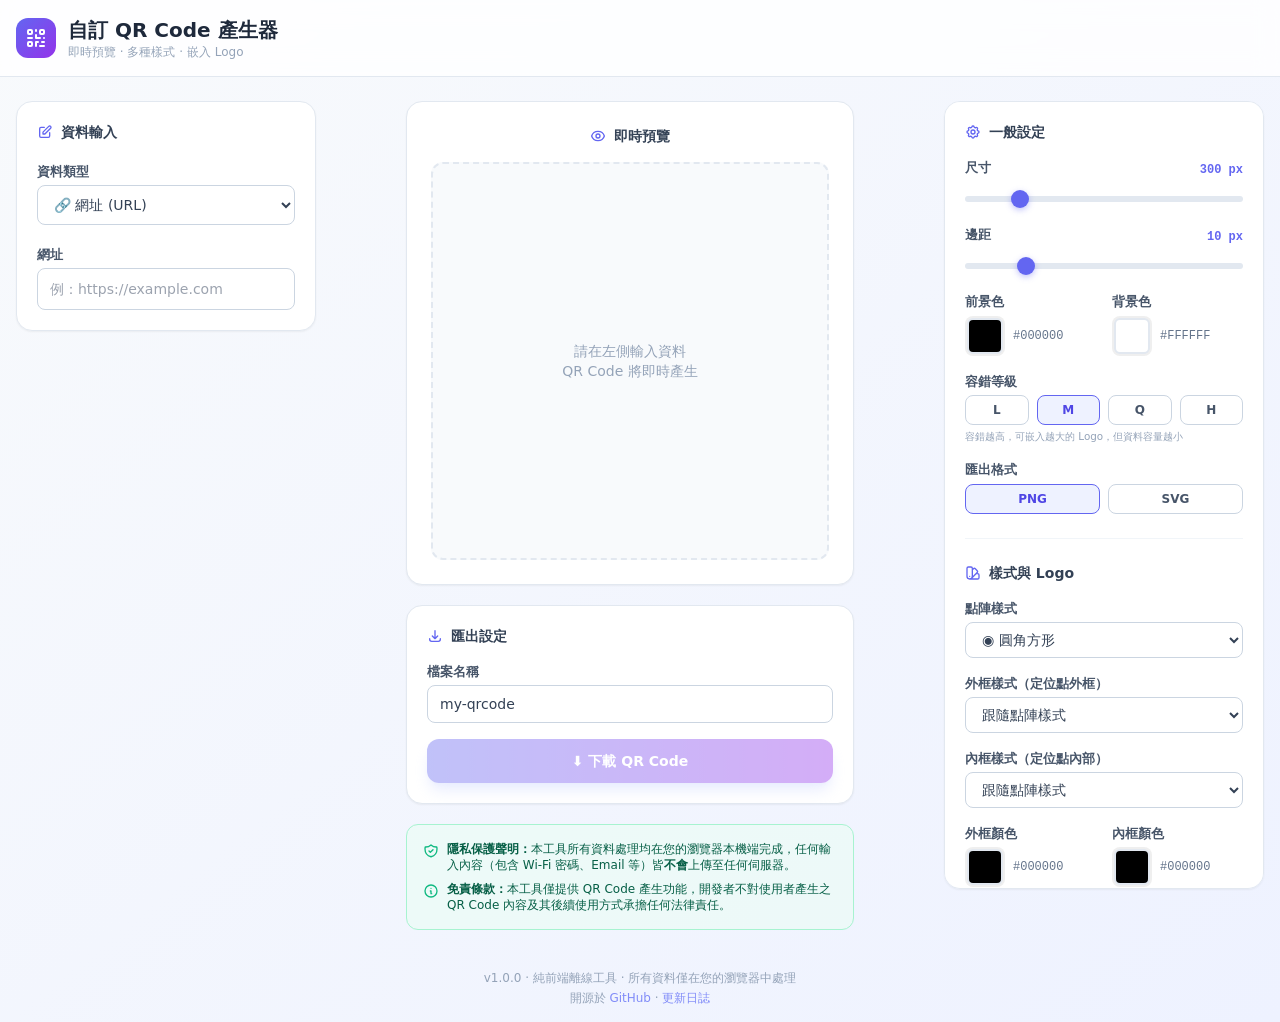
<file: index.html>
<!DOCTYPE html>
<html lang="zh-Hant">
<head>
  <meta charset="UTF-8" />
  <meta name="viewport" content="width=device-width, initial-scale=1.0" />
  <title>自訂 QR Code 產生器 — 免費線上工具</title>

  <!-- ═══ [1] SEO & Social Sharing ═══ -->
  <meta name="description" content="免費線上 QR Code 產生器：支援網址、純文字、Wi-Fi、Email。可自訂樣式、嵌入 Logo、匯出 PNG/SVG。所有資料僅在瀏覽器本機處理，無需上傳。" />
  <meta name="keywords" content="QR Code,產生器,免費,線上工具,Wi-Fi QR,Logo QR,SVG,PNG" />
  <meta name="author" content="QR Code Generator" />
  <link rel="canonical" href="https://tonystingray.github.io/TS-qrcode-tool/" />

  <!-- Open Graph -->
  <meta property="og:type" content="website" />
  <meta property="og:title" content="自訂 QR Code 產生器" />
  <meta property="og:description" content="免費線上 QR Code 工具：自訂樣式、嵌入 Logo、支援 Wi-Fi / Email。資料不離開瀏覽器。" />
  <meta property="og:url" content="https://tonystingray.github.io/TS-qrcode-tool/" />
  <meta property="og:image" content="https://tonystingray.github.io/TS-qrcode-tool/assets/images/og-preview.png" />
  <meta property="og:locale" content="zh_TW" />

  <!-- Twitter Card -->
  <meta name="twitter:card" content="summary_large_image" />
  <meta name="twitter:title" content="自訂 QR Code 產生器" />
  <meta name="twitter:description" content="免費線上 QR Code 工具：自訂樣式、嵌入 Logo、支援 Wi-Fi / Email。" />
  <meta name="twitter:image" content="https://tonystingray.github.io/TS-qrcode-tool/assets/images/og-preview.png" />

  <!-- Favicon (inline SVG) -->
  <link rel="icon" href="data:image/svg+xml,<svg xmlns='http://www.w3.org/2000/svg' viewBox='0 0 32 32'><rect x='2' y='2' width='12' height='12' rx='2' fill='%236366f1'/><rect x='18' y='2' width='12' height='12' rx='2' fill='%236366f1'/><rect x='2' y='18' width='12' height='12' rx='2' fill='%236366f1'/><rect x='20' y='20' width='8' height='8' rx='1' fill='%238b5cf6'/></svg>" type="image/svg+xml" />

  <!-- [3] PWA -->
  <link rel="manifest" href="manifest.json" />
  <meta name="theme-color" content="#6366f1" />
  <meta name="apple-mobile-web-app-capable" content="yes" />
  <meta name="apple-mobile-web-app-status-bar-style" content="black-translucent" />
  <meta name="apple-mobile-web-app-title" content="QR 產生器" />

  <!-- ═══ Content Security Policy ═══ -->
  <meta http-equiv="Content-Security-Policy"
        content="default-src 'none';
                 script-src 'self' 'unsafe-inline';
                 style-src 'self' 'unsafe-inline';
                 img-src 'self' data: blob:;
                 font-src 'self';
                 connect-src 'self';
                 manifest-src 'self';
                 form-action 'none';
                 base-uri 'self';" />

  <!-- ═══ Additional Security Headers ═══ -->
  <meta http-equiv="X-Content-Type-Options" content="nosniff" />
  <meta name="referrer" content="no-referrer" />

  <!-- ═══ [4] Performance: Preload critical resources ═══ -->
  <link rel="preload" href="assets/css/style.css" as="style" />

  <!-- ═══ Production CSS (compiled Tailwind) ═══ -->
  <link rel="stylesheet" href="assets/css/style.css" />

  <!-- ═══ Local JS (no external CDN) ═══ -->
  <script>/* qr-code-styling v1.6.0-rc.1 (inlined) */

!function(t,e){"object"==typeof exports&&"object"==typeof module?module.exports=e():"function"==typeof define&&define.amd?define([],e):"object"==typeof exports?exports.QRCodeStyling=e():t.QRCodeStyling=e()}(self,(function(){return(()=>{var t={192:(t,e)=>{var r,n,o=function(){var t=function(t,e){var r=t,n=a[e],o=null,i=0,u=null,v=[],w={},m=function(t,e){o=function(t){for(var e=new Array(t),r=0;r<t;r+=1){e[r]=new Array(t);for(var n=0;n<t;n+=1)e[r][n]=null}return e}(i=4*r+17),b(0,0),b(i-7,0),b(0,i-7),x(),_(),M(t,e),r>=7&&S(t),null==u&&(u=A(r,n,v)),C(u,e)},b=function(t,e){for(var r=-1;r<=7;r+=1)if(!(t+r<=-1||i<=t+r))for(var n=-1;n<=7;n+=1)e+n<=-1||i<=e+n||(o[t+r][e+n]=0<=r&&r<=6&&(0==n||6==n)||0<=n&&n<=6&&(0==r||6==r)||2<=r&&r<=4&&2<=n&&n<=4)},_=function(){for(var t=8;t<i-8;t+=1)null==o[t][6]&&(o[t][6]=t%2==0);for(var e=8;e<i-8;e+=1)null==o[6][e]&&(o[6][e]=e%2==0)},x=function(){for(var t=s.getPatternPosition(r),e=0;e<t.length;e+=1)for(var n=0;n<t.length;n+=1){var i=t[e],a=t[n];if(null==o[i][a])for(var u=-2;u<=2;u+=1)for(var h=-2;h<=2;h+=1)o[i+u][a+h]=-2==u||2==u||-2==h||2==h||0==u&&0==h}},S=function(t){for(var e=s.getBCHTypeNumber(r),n=0;n<18;n+=1){var a=!t&&1==(e>>n&1);o[Math.floor(n/3)][n%3+i-8-3]=a}for(n=0;n<18;n+=1)a=!t&&1==(e>>n&1),o[n%3+i-8-3][Math.floor(n/3)]=a},M=function(t,e){for(var r=n<<3|e,a=s.getBCHTypeInfo(r),u=0;u<15;u+=1){var h=!t&&1==(a>>u&1);u<6?o[u][8]=h:u<8?o[u+1][8]=h:o[i-15+u][8]=h}for(u=0;u<15;u+=1)h=!t&&1==(a>>u&1),u<8?o[8][i-u-1]=h:u<9?o[8][15-u-1+1]=h:o[8][15-u-1]=h;o[i-8][8]=!t},C=function(t,e){for(var r=-1,n=i-1,a=7,u=0,h=s.getMaskFunction(e),c=i-1;c>0;c-=2)for(6==c&&(c-=1);;){for(var l=0;l<2;l+=1)if(null==o[n][c-l]){var d=!1;u<t.length&&(d=1==(t[u]>>>a&1)),h(n,c-l)&&(d=!d),o[n][c-l]=d,-1==(a-=1)&&(u+=1,a=7)}if((n+=r)<0||i<=n){n-=r,r=-r;break}}},A=function(t,e,r){for(var n=c.getRSBlocks(t,e),o=l(),i=0;i<r.length;i+=1){var a=r[i];o.put(a.getMode(),4),o.put(a.getLength(),s.getLengthInBits(a.getMode(),t)),a.write(o)}var u=0;for(i=0;i<n.length;i+=1)u+=n[i].dataCount;if(o.getLengthInBits()>8*u)throw"code length overflow. ("+o.getLengthInBits()+">"+8*u+")";for(o.getLengthInBits()+4<=8*u&&o.put(0,4);o.getLengthInBits()%8!=0;)o.putBit(!1);for(;!(o.getLengthInBits()>=8*u||(o.put(236,8),o.getLengthInBits()>=8*u));)o.put(17,8);return function(t,e){for(var r=0,n=0,o=0,i=new Array(e.length),a=new Array(e.length),u=0;u<e.length;u+=1){var c=e[u].dataCount,l=e[u].totalCount-c;n=Math.max(n,c),o=Math.max(o,l),i[u]=new Array(c);for(var d=0;d<i[u].length;d+=1)i[u][d]=255&t.getBuffer()[d+r];r+=c;var f=s.getErrorCorrectPolynomial(l),g=h(i[u],f.getLength()-1).mod(f);for(a[u]=new Array(f.getLength()-1),d=0;d<a[u].length;d+=1){var p=d+g.getLength()-a[u].length;a[u][d]=p>=0?g.getAt(p):0}}var v=0;for(d=0;d<e.length;d+=1)v+=e[d].totalCount;var w=new Array(v),y=0;for(d=0;d<n;d+=1)for(u=0;u<e.length;u+=1)d<i[u].length&&(w[y]=i[u][d],y+=1);for(d=0;d<o;d+=1)for(u=0;u<e.length;u+=1)d<a[u].length&&(w[y]=a[u][d],y+=1);return w}(o,n)};w.addData=function(t,e){var r=null;switch(e=e||"Byte"){case"Numeric":r=d(t);break;case"Alphanumeric":r=f(t);break;case"Byte":r=g(t);break;case"Kanji":r=p(t);break;default:throw"mode:"+e}v.push(r),u=null},w.isDark=function(t,e){if(t<0||i<=t||e<0||i<=e)throw t+","+e;return o[t][e]},w.getModuleCount=function(){return i},w.make=function(){if(r<1){for(var t=1;t<40;t++){for(var e=c.getRSBlocks(t,n),o=l(),i=0;i<v.length;i++){var a=v[i];o.put(a.getMode(),4),o.put(a.getLength(),s.getLengthInBits(a.getMode(),t)),a.write(o)}var u=0;for(i=0;i<e.length;i++)u+=e[i].dataCount;if(o.getLengthInBits()<=8*u)break}r=t}m(!1,function(){for(var t=0,e=0,r=0;r<8;r+=1){m(!0,r);var n=s.getLostPoint(w);(0==r||t>n)&&(t=n,e=r)}return e}())},w.createTableTag=function(t,e){t=t||2;var r="";r+='<table style="',r+=" border-width: 0px; border-style: none;",r+=" border-collapse: collapse;",r+=" padding: 0px; margin: "+(e=void 0===e?4*t:e)+"px;",r+='">',r+="<tbody>";for(var n=0;n<w.getModuleCount();n+=1){r+="<tr>";for(var o=0;o<w.getModuleCount();o+=1)r+='<td style="',r+=" border-width: 0px; border-style: none;",r+=" border-collapse: collapse;",r+=" padding: 0px; margin: 0px;",r+=" width: "+t+"px;",r+=" height: "+t+"px;",r+=" background-color: ",r+=w.isDark(n,o)?"#000000":"#ffffff",r+=";",r+='"/>';r+="</tr>"}return(r+="</tbody>")+"</table>"},w.createSvgTag=function(t,e,r,n){var o={};"object"==typeof arguments[0]&&(t=(o=arguments[0]).cellSize,e=o.margin,r=o.alt,n=o.title),t=t||2,e=void 0===e?4*t:e,(r="string"==typeof r?{text:r}:r||{}).text=r.text||null,r.id=r.text?r.id||"qrcode-description":null,(n="string"==typeof n?{text:n}:n||{}).text=n.text||null,n.id=n.text?n.id||"qrcode-title":null;var i,a,s,u,h=w.getModuleCount()*t+2*e,c="";for(u="l"+t+",0 0,"+t+" -"+t+",0 0,-"+t+"z ",c+='<svg version="1.1" xmlns="http://www.w3.org/2000/svg"',c+=o.scalable?"":' width="'+h+'px" height="'+h+'px"',c+=' viewBox="0 0 '+h+" "+h+'" ',c+=' preserveAspectRatio="xMinYMin meet"',c+=n.text||r.text?' role="img" aria-labelledby="'+k([n.id,r.id].join(" ").trim())+'"':"",c+=">",c+=n.text?'<title id="'+k(n.id)+'">'+k(n.text)+"</title>":"",c+=r.text?'<description id="'+k(r.id)+'">'+k(r.text)+"</description>":"",c+='<rect width="100%" height="100%" fill="white" cx="0" cy="0"/>',c+='<path d="',a=0;a<w.getModuleCount();a+=1)for(s=a*t+e,i=0;i<w.getModuleCount();i+=1)w.isDark(a,i)&&(c+="M"+(i*t+e)+","+s+u);return(c+='" stroke="transparent" fill="black"/>')+"</svg>"},w.createDataURL=function(t,e){t=t||2,e=void 0===e?4*t:e;var r=w.getModuleCount()*t+2*e,n=e,o=r-e;return y(r,r,(function(e,r){if(n<=e&&e<o&&n<=r&&r<o){var i=Math.floor((e-n)/t),a=Math.floor((r-n)/t);return w.isDark(a,i)?0:1}return 1}))},w.createImgTag=function(t,e,r){t=t||2,e=void 0===e?4*t:e;var n=w.getModuleCount()*t+2*e,o="";return o+="<img",o+=' src="',o+=w.createDataURL(t,e),o+='"',o+=' width="',o+=n,o+='"',o+=' height="',o+=n,o+='"',r&&(o+=' alt="',o+=k(r),o+='"'),o+"/>"};var k=function(t){for(var e="",r=0;r<t.length;r+=1){var n=t.charAt(r);switch(n){case"<":e+="&lt;";break;case">":e+="&gt;";break;case"&":e+="&amp;";break;case'"':e+="&quot;";break;default:e+=n}}return e};return w.createASCII=function(t,e){if((t=t||1)<2)return function(t){t=void 0===t?2:t;var e,r,n,o,i,a=1*w.getModuleCount()+2*t,s=t,u=a-t,h={"██":"█","█ ":"▀"," █":"▄","  ":" "},c={"██":"▀","█ ":"▀"," █":" ","  ":" "},l="";for(e=0;e<a;e+=2){for(n=Math.floor((e-s)/1),o=Math.floor((e+1-s)/1),r=0;r<a;r+=1)i="█",s<=r&&r<u&&s<=e&&e<u&&w.isDark(n,Math.floor((r-s)/1))&&(i=" "),s<=r&&r<u&&s<=e+1&&e+1<u&&w.isDark(o,Math.floor((r-s)/1))?i+=" ":i+="█",l+=t<1&&e+1>=u?c[i]:h[i];l+="\n"}return a%2&&t>0?l.substring(0,l.length-a-1)+Array(a+1).join("▀"):l.substring(0,l.length-1)}(e);t-=1,e=void 0===e?2*t:e;var r,n,o,i,a=w.getModuleCount()*t+2*e,s=e,u=a-e,h=Array(t+1).join("██"),c=Array(t+1).join("  "),l="",d="";for(r=0;r<a;r+=1){for(o=Math.floor((r-s)/t),d="",n=0;n<a;n+=1)i=1,s<=n&&n<u&&s<=r&&r<u&&w.isDark(o,Math.floor((n-s)/t))&&(i=0),d+=i?h:c;for(o=0;o<t;o+=1)l+=d+"\n"}return l.substring(0,l.length-1)},w.renderTo2dContext=function(t,e){e=e||2;for(var r=w.getModuleCount(),n=0;n<r;n++)for(var o=0;o<r;o++)t.fillStyle=w.isDark(n,o)?"black":"white",t.fillRect(n*e,o*e,e,e)},w};t.stringToBytes=(t.stringToBytesFuncs={default:function(t){for(var e=[],r=0;r<t.length;r+=1){var n=t.charCodeAt(r);e.push(255&n)}return e}}).default,t.createStringToBytes=function(t,e){var r=function(){for(var r=w(t),n=function(){var t=r.read();if(-1==t)throw"eof";return t},o=0,i={};;){var a=r.read();if(-1==a)break;var s=n(),u=n()<<8|n();i[String.fromCharCode(a<<8|s)]=u,o+=1}if(o!=e)throw o+" != "+e;return i}(),n="?".charCodeAt(0);return function(t){for(var e=[],o=0;o<t.length;o+=1){var i=t.charCodeAt(o);if(i<128)e.push(i);else{var a=r[t.charAt(o)];"number"==typeof a?(255&a)==a?e.push(a):(e.push(a>>>8),e.push(255&a)):e.push(n)}}return e}};var e,r,n,o,i,a={L:1,M:0,Q:3,H:2},s=(e=[[],[6,18],[6,22],[6,26],[6,30],[6,34],[6,22,38],[6,24,42],[6,26,46],[6,28,50],[6,30,54],[6,32,58],[6,34,62],[6,26,46,66],[6,26,48,70],[6,26,50,74],[6,30,54,78],[6,30,56,82],[6,30,58,86],[6,34,62,90],[6,28,50,72,94],[6,26,50,74,98],[6,30,54,78,102],[6,28,54,80,106],[6,32,58,84,110],[6,30,58,86,114],[6,34,62,90,118],[6,26,50,74,98,122],[6,30,54,78,102,126],[6,26,52,78,104,130],[6,30,56,82,108,134],[6,34,60,86,112,138],[6,30,58,86,114,142],[6,34,62,90,118,146],[6,30,54,78,102,126,150],[6,24,50,76,102,128,154],[6,28,54,80,106,132,158],[6,32,58,84,110,136,162],[6,26,54,82,110,138,166],[6,30,58,86,114,142,170]],r=1335,n=7973,i=function(t){for(var e=0;0!=t;)e+=1,t>>>=1;return e},(o={}).getBCHTypeInfo=function(t){for(var e=t<<10;i(e)-i(r)>=0;)e^=r<<i(e)-i(r);return 21522^(t<<10|e)},o.getBCHTypeNumber=function(t){for(var e=t<<12;i(e)-i(n)>=0;)e^=n<<i(e)-i(n);return t<<12|e},o.getPatternPosition=function(t){return e[t-1]},o.getMaskFunction=function(t){switch(t){case 0:return function(t,e){return(t+e)%2==0};case 1:return function(t,e){return t%2==0};case 2:return function(t,e){return e%3==0};case 3:return function(t,e){return(t+e)%3==0};case 4:return function(t,e){return(Math.floor(t/2)+Math.floor(e/3))%2==0};case 5:return function(t,e){return t*e%2+t*e%3==0};case 6:return function(t,e){return(t*e%2+t*e%3)%2==0};case 7:return function(t,e){return(t*e%3+(t+e)%2)%2==0};default:throw"bad maskPattern:"+t}},o.getErrorCorrectPolynomial=function(t){for(var e=h([1],0),r=0;r<t;r+=1)e=e.multiply(h([1,u.gexp(r)],0));return e},o.getLengthInBits=function(t,e){if(1<=e&&e<10)switch(t){case 1:return 10;case 2:return 9;case 4:case 8:return 8;default:throw"mode:"+t}else if(e<27)switch(t){case 1:return 12;case 2:return 11;case 4:return 16;case 8:return 10;default:throw"mode:"+t}else{if(!(e<41))throw"type:"+e;switch(t){case 1:return 14;case 2:return 13;case 4:return 16;case 8:return 12;default:throw"mode:"+t}}},o.getLostPoint=function(t){for(var e=t.getModuleCount(),r=0,n=0;n<e;n+=1)for(var o=0;o<e;o+=1){for(var i=0,a=t.isDark(n,o),s=-1;s<=1;s+=1)if(!(n+s<0||e<=n+s))for(var u=-1;u<=1;u+=1)o+u<0||e<=o+u||0==s&&0==u||a==t.isDark(n+s,o+u)&&(i+=1);i>5&&(r+=3+i-5)}for(n=0;n<e-1;n+=1)for(o=0;o<e-1;o+=1){var h=0;t.isDark(n,o)&&(h+=1),t.isDark(n+1,o)&&(h+=1),t.isDark(n,o+1)&&(h+=1),t.isDark(n+1,o+1)&&(h+=1),0!=h&&4!=h||(r+=3)}for(n=0;n<e;n+=1)for(o=0;o<e-6;o+=1)t.isDark(n,o)&&!t.isDark(n,o+1)&&t.isDark(n,o+2)&&t.isDark(n,o+3)&&t.isDark(n,o+4)&&!t.isDark(n,o+5)&&t.isDark(n,o+6)&&(r+=40);for(o=0;o<e;o+=1)for(n=0;n<e-6;n+=1)t.isDark(n,o)&&!t.isDark(n+1,o)&&t.isDark(n+2,o)&&t.isDark(n+3,o)&&t.isDark(n+4,o)&&!t.isDark(n+5,o)&&t.isDark(n+6,o)&&(r+=40);var c=0;for(o=0;o<e;o+=1)for(n=0;n<e;n+=1)t.isDark(n,o)&&(c+=1);return r+Math.abs(100*c/e/e-50)/5*10},o),u=function(){for(var t=new Array(256),e=new Array(256),r=0;r<8;r+=1)t[r]=1<<r;for(r=8;r<256;r+=1)t[r]=t[r-4]^t[r-5]^t[r-6]^t[r-8];for(r=0;r<255;r+=1)e[t[r]]=r;return{glog:function(t){if(t<1)throw"glog("+t+")";return e[t]},gexp:function(e){for(;e<0;)e+=255;for(;e>=256;)e-=255;return t[e]}}}();function h(t,e){if(void 0===t.length)throw t.length+"/"+e;var r=function(){for(var r=0;r<t.length&&0==t[r];)r+=1;for(var n=new Array(t.length-r+e),o=0;o<t.length-r;o+=1)n[o]=t[o+r];return n}(),n={getAt:function(t){return r[t]},getLength:function(){return r.length},multiply:function(t){for(var e=new Array(n.getLength()+t.getLength()-1),r=0;r<n.getLength();r+=1)for(var o=0;o<t.getLength();o+=1)e[r+o]^=u.gexp(u.glog(n.getAt(r))+u.glog(t.getAt(o)));return h(e,0)},mod:function(t){if(n.getLength()-t.getLength()<0)return n;for(var e=u.glog(n.getAt(0))-u.glog(t.getAt(0)),r=new Array(n.getLength()),o=0;o<n.getLength();o+=1)r[o]=n.getAt(o);for(o=0;o<t.getLength();o+=1)r[o]^=u.gexp(u.glog(t.getAt(o))+e);return h(r,0).mod(t)}};return n}var c=function(){var t=[[1,26,19],[1,26,16],[1,26,13],[1,26,9],[1,44,34],[1,44,28],[1,44,22],[1,44,16],[1,70,55],[1,70,44],[2,35,17],[2,35,13],[1,100,80],[2,50,32],[2,50,24],[4,25,9],[1,134,108],[2,67,43],[2,33,15,2,34,16],[2,33,11,2,34,12],[2,86,68],[4,43,27],[4,43,19],[4,43,15],[2,98,78],[4,49,31],[2,32,14,4,33,15],[4,39,13,1,40,14],[2,121,97],[2,60,38,2,61,39],[4,40,18,2,41,19],[4,40,14,2,41,15],[2,146,116],[3,58,36,2,59,37],[4,36,16,4,37,17],[4,36,12,4,37,13],[2,86,68,2,87,69],[4,69,43,1,70,44],[6,43,19,2,44,20],[6,43,15,2,44,16],[4,101,81],[1,80,50,4,81,51],[4,50,22,4,51,23],[3,36,12,8,37,13],[2,116,92,2,117,93],[6,58,36,2,59,37],[4,46,20,6,47,21],[7,42,14,4,43,15],[4,133,107],[8,59,37,1,60,38],[8,44,20,4,45,21],[12,33,11,4,34,12],[3,145,115,1,146,116],[4,64,40,5,65,41],[11,36,16,5,37,17],[11,36,12,5,37,13],[5,109,87,1,110,88],[5,65,41,5,66,42],[5,54,24,7,55,25],[11,36,12,7,37,13],[5,122,98,1,123,99],[7,73,45,3,74,46],[15,43,19,2,44,20],[3,45,15,13,46,16],[1,135,107,5,136,108],[10,74,46,1,75,47],[1,50,22,15,51,23],[2,42,14,17,43,15],[5,150,120,1,151,121],[9,69,43,4,70,44],[17,50,22,1,51,23],[2,42,14,19,43,15],[3,141,113,4,142,114],[3,70,44,11,71,45],[17,47,21,4,48,22],[9,39,13,16,40,14],[3,135,107,5,136,108],[3,67,41,13,68,42],[15,54,24,5,55,25],[15,43,15,10,44,16],[4,144,116,4,145,117],[17,68,42],[17,50,22,6,51,23],[19,46,16,6,47,17],[2,139,111,7,140,112],[17,74,46],[7,54,24,16,55,25],[34,37,13],[4,151,121,5,152,122],[4,75,47,14,76,48],[11,54,24,14,55,25],[16,45,15,14,46,16],[6,147,117,4,148,118],[6,73,45,14,74,46],[11,54,24,16,55,25],[30,46,16,2,47,17],[8,132,106,4,133,107],[8,75,47,13,76,48],[7,54,24,22,55,25],[22,45,15,13,46,16],[10,142,114,2,143,115],[19,74,46,4,75,47],[28,50,22,6,51,23],[33,46,16,4,47,17],[8,152,122,4,153,123],[22,73,45,3,74,46],[8,53,23,26,54,24],[12,45,15,28,46,16],[3,147,117,10,148,118],[3,73,45,23,74,46],[4,54,24,31,55,25],[11,45,15,31,46,16],[7,146,116,7,147,117],[21,73,45,7,74,46],[1,53,23,37,54,24],[19,45,15,26,46,16],[5,145,115,10,146,116],[19,75,47,10,76,48],[15,54,24,25,55,25],[23,45,15,25,46,16],[13,145,115,3,146,116],[2,74,46,29,75,47],[42,54,24,1,55,25],[23,45,15,28,46,16],[17,145,115],[10,74,46,23,75,47],[10,54,24,35,55,25],[19,45,15,35,46,16],[17,145,115,1,146,116],[14,74,46,21,75,47],[29,54,24,19,55,25],[11,45,15,46,46,16],[13,145,115,6,146,116],[14,74,46,23,75,47],[44,54,24,7,55,25],[59,46,16,1,47,17],[12,151,121,7,152,122],[12,75,47,26,76,48],[39,54,24,14,55,25],[22,45,15,41,46,16],[6,151,121,14,152,122],[6,75,47,34,76,48],[46,54,24,10,55,25],[2,45,15,64,46,16],[17,152,122,4,153,123],[29,74,46,14,75,47],[49,54,24,10,55,25],[24,45,15,46,46,16],[4,152,122,18,153,123],[13,74,46,32,75,47],[48,54,24,14,55,25],[42,45,15,32,46,16],[20,147,117,4,148,118],[40,75,47,7,76,48],[43,54,24,22,55,25],[10,45,15,67,46,16],[19,148,118,6,149,119],[18,75,47,31,76,48],[34,54,24,34,55,25],[20,45,15,61,46,16]],e=function(t,e){var r={};return r.totalCount=t,r.dataCount=e,r},r={getRSBlocks:function(r,n){var o=function(e,r){switch(r){case a.L:return t[4*(e-1)+0];case a.M:return t[4*(e-1)+1];case a.Q:return t[4*(e-1)+2];case a.H:return t[4*(e-1)+3];default:return}}(r,n);if(void 0===o)throw"bad rs block @ typeNumber:"+r+"/errorCorrectionLevel:"+n;for(var i=o.length/3,s=[],u=0;u<i;u+=1)for(var h=o[3*u+0],c=o[3*u+1],l=o[3*u+2],d=0;d<h;d+=1)s.push(e(c,l));return s}};return r}(),l=function(){var t=[],e=0,r={getBuffer:function(){return t},getAt:function(e){var r=Math.floor(e/8);return 1==(t[r]>>>7-e%8&1)},put:function(t,e){for(var n=0;n<e;n+=1)r.putBit(1==(t>>>e-n-1&1))},getLengthInBits:function(){return e},putBit:function(r){var n=Math.floor(e/8);t.length<=n&&t.push(0),r&&(t[n]|=128>>>e%8),e+=1}};return r},d=function(t){var e=t,r={getMode:function(){return 1},getLength:function(t){return e.length},write:function(t){for(var r=e,o=0;o+2<r.length;)t.put(n(r.substring(o,o+3)),10),o+=3;o<r.length&&(r.length-o==1?t.put(n(r.substring(o,o+1)),4):r.length-o==2&&t.put(n(r.substring(o,o+2)),7))}},n=function(t){for(var e=0,r=0;r<t.length;r+=1)e=10*e+o(t.charAt(r));return e},o=function(t){if("0"<=t&&t<="9")return t.charCodeAt(0)-"0".charCodeAt(0);throw"illegal char :"+t};return r},f=function(t){var e=t,r={getMode:function(){return 2},getLength:function(t){return e.length},write:function(t){for(var r=e,o=0;o+1<r.length;)t.put(45*n(r.charAt(o))+n(r.charAt(o+1)),11),o+=2;o<r.length&&t.put(n(r.charAt(o)),6)}},n=function(t){if("0"<=t&&t<="9")return t.charCodeAt(0)-"0".charCodeAt(0);if("A"<=t&&t<="Z")return t.charCodeAt(0)-"A".charCodeAt(0)+10;switch(t){case" ":return 36;case"$":return 37;case"%":return 38;case"*":return 39;case"+":return 40;case"-":return 41;case".":return 42;case"/":return 43;case":":return 44;default:throw"illegal char :"+t}};return r},g=function(e){var r=t.stringToBytes(e);return{getMode:function(){return 4},getLength:function(t){return r.length},write:function(t){for(var e=0;e<r.length;e+=1)t.put(r[e],8)}}},p=function(e){var r=t.stringToBytesFuncs.SJIS;if(!r)throw"sjis not supported.";!function(t,e){var n=r("友");if(2!=n.length||38726!=(n[0]<<8|n[1]))throw"sjis not supported."}();var n=r(e);return{getMode:function(){return 8},getLength:function(t){return~~(n.length/2)},write:function(t){for(var e=n,r=0;r+1<e.length;){var o=(255&e[r])<<8|255&e[r+1];if(33088<=o&&o<=40956)o-=33088;else{if(!(57408<=o&&o<=60351))throw"illegal char at "+(r+1)+"/"+o;o-=49472}o=192*(o>>>8&255)+(255&o),t.put(o,13),r+=2}if(r<e.length)throw"illegal char at "+(r+1)}}},v=function(){var t=[],e={writeByte:function(e){t.push(255&e)},writeShort:function(t){e.writeByte(t),e.writeByte(t>>>8)},writeBytes:function(t,r,n){r=r||0,n=n||t.length;for(var o=0;o<n;o+=1)e.writeByte(t[o+r])},writeString:function(t){for(var r=0;r<t.length;r+=1)e.writeByte(t.charCodeAt(r))},toByteArray:function(){return t},toString:function(){var e="";e+="[";for(var r=0;r<t.length;r+=1)r>0&&(e+=","),e+=t[r];return e+"]"}};return e},w=function(t){var e=t,r=0,n=0,o=0,i={read:function(){for(;o<8;){if(r>=e.length){if(0==o)return-1;throw"unexpected end of file./"+o}var t=e.charAt(r);if(r+=1,"="==t)return o=0,-1;t.match(/^\s$/)||(n=n<<6|a(t.charCodeAt(0)),o+=6)}var i=n>>>o-8&255;return o-=8,i}},a=function(t){if(65<=t&&t<=90)return t-65;if(97<=t&&t<=122)return t-97+26;if(48<=t&&t<=57)return t-48+52;if(43==t)return 62;if(47==t)return 63;throw"c:"+t};return i},y=function(t,e,r){for(var n=function(t,e){var r=t,n=e,o=new Array(t*e),i={setPixel:function(t,e,n){o[e*r+t]=n},write:function(t){t.writeString("GIF87a"),t.writeShort(r),t.writeShort(n),t.writeByte(128),t.writeByte(0),t.writeByte(0),t.writeByte(0),t.writeByte(0),t.writeByte(0),t.writeByte(255),t.writeByte(255),t.writeByte(255),t.writeString(","),t.writeShort(0),t.writeShort(0),t.writeShort(r),t.writeShort(n),t.writeByte(0);var e=a(2);t.writeByte(2);for(var o=0;e.length-o>255;)t.writeByte(255),t.writeBytes(e,o,255),o+=255;t.writeByte(e.length-o),t.writeBytes(e,o,e.length-o),t.writeByte(0),t.writeString(";")}},a=function(t){for(var e=1<<t,r=1+(1<<t),n=t+1,i=s(),a=0;a<e;a+=1)i.add(String.fromCharCode(a));i.add(String.fromCharCode(e)),i.add(String.fromCharCode(r));var u,h,c,l=v(),d=(u=l,h=0,c=0,{write:function(t,e){if(t>>>e!=0)throw"length over";for(;h+e>=8;)u.writeByte(255&(t<<h|c)),e-=8-h,t>>>=8-h,c=0,h=0;c|=t<<h,h+=e},flush:function(){h>0&&u.writeByte(c)}});d.write(e,n);var f=0,g=String.fromCharCode(o[f]);for(f+=1;f<o.length;){var p=String.fromCharCode(o[f]);f+=1,i.contains(g+p)?g+=p:(d.write(i.indexOf(g),n),i.size()<4095&&(i.size()==1<<n&&(n+=1),i.add(g+p)),g=p)}return d.write(i.indexOf(g),n),d.write(r,n),d.flush(),l.toByteArray()},s=function(){var t={},e=0,r={add:function(n){if(r.contains(n))throw"dup key:"+n;t[n]=e,e+=1},size:function(){return e},indexOf:function(e){return t[e]},contains:function(e){return void 0!==t[e]}};return r};return i}(t,e),o=0;o<e;o+=1)for(var i=0;i<t;i+=1)n.setPixel(i,o,r(i,o));var a=v();n.write(a);for(var s=function(){var t=0,e=0,r=0,n="",o={},i=function(t){n+=String.fromCharCode(a(63&t))},a=function(t){if(t<0);else{if(t<26)return 65+t;if(t<52)return t-26+97;if(t<62)return t-52+48;if(62==t)return 43;if(63==t)return 47}throw"n:"+t};return o.writeByte=function(n){for(t=t<<8|255&n,e+=8,r+=1;e>=6;)i(t>>>e-6),e-=6},o.flush=function(){if(e>0&&(i(t<<6-e),t=0,e=0),r%3!=0)for(var o=3-r%3,a=0;a<o;a+=1)n+="="},o.toString=function(){return n},o}(),u=a.toByteArray(),h=0;h<u.length;h+=1)s.writeByte(u[h]);return s.flush(),"data:image/gif;base64,"+s};return t}();o.stringToBytesFuncs["UTF-8"]=function(t){return function(t){for(var e=[],r=0;r<t.length;r++){var n=t.charCodeAt(r);n<128?e.push(n):n<2048?e.push(192|n>>6,128|63&n):n<55296||n>=57344?e.push(224|n>>12,128|n>>6&63,128|63&n):(r++,n=65536+((1023&n)<<10|1023&t.charCodeAt(r)),e.push(240|n>>18,128|n>>12&63,128|n>>6&63,128|63&n))}return e}(t)},void 0===(n="function"==typeof(r=function(){return o})?r.apply(e,[]):r)||(t.exports=n)},676:(t,e,r)=>{"use strict";r.d(e,{default:()=>q});var n=function(){return(n=Object.assign||function(t){for(var e,r=1,n=arguments.length;r<n;r++)for(var o in e=arguments[r])Object.prototype.hasOwnProperty.call(e,o)&&(t[o]=e[o]);return t}).apply(this,arguments)},o=function(){for(var t=0,e=0,r=arguments.length;e<r;e++)t+=arguments[e].length;var n=Array(t),o=0;for(e=0;e<r;e++)for(var i=arguments[e],a=0,s=i.length;a<s;a++,o++)n[o]=i[a];return n},i=function(t){return!!t&&"object"==typeof t&&!Array.isArray(t)};function a(t){for(var e=[],r=1;r<arguments.length;r++)e[r-1]=arguments[r];if(!e.length)return t;var s=e.shift();return void 0!==s&&i(t)&&i(s)?(t=n({},t),Object.keys(s).forEach((function(e){var r=t[e],n=s[e];Array.isArray(r)&&Array.isArray(n)?t[e]=n:i(r)&&i(n)?t[e]=a(Object.assign({},r),n):t[e]=n})),a.apply(void 0,o([t],e))):t}function s(t,e){var r=document.createElement("a");r.download=e,r.href=t,document.body.appendChild(r),r.click(),document.body.removeChild(r)}function u(t){return e=this,r=void 0,o=function(){return function(t,e){var r,n,o,i,a={label:0,sent:function(){if(1&o[0])throw o[1];return o[1]},trys:[],ops:[]};return i={next:s(0),throw:s(1),return:s(2)},"function"==typeof Symbol&&(i[Symbol.iterator]=function(){return this}),i;function s(i){return function(s){return function(i){if(r)throw new TypeError("Generator is already executing.");for(;a;)try{if(r=1,n&&(o=2&i[0]?n.return:i[0]?n.throw||((o=n.return)&&o.call(n),0):n.next)&&!(o=o.call(n,i[1])).done)return o;switch(n=0,o&&(i=[2&i[0],o.value]),i[0]){case 0:case 1:o=i;break;case 4:return a.label++,{value:i[1],done:!1};case 5:a.label++,n=i[1],i=[0];continue;case 7:i=a.ops.pop(),a.trys.pop();continue;default:if(!((o=(o=a.trys).length>0&&o[o.length-1])||6!==i[0]&&2!==i[0])){a=0;continue}if(3===i[0]&&(!o||i[1]>o[0]&&i[1]<o[3])){a.label=i[1];break}if(6===i[0]&&a.label<o[1]){a.label=o[1],o=i;break}if(o&&a.label<o[2]){a.label=o[2],a.ops.push(i);break}o[2]&&a.ops.pop(),a.trys.pop();continue}i=e.call(t,a)}catch(t){i=[6,t],n=0}finally{r=o=0}if(5&i[0])throw i[1];return{value:i[0]?i[1]:void 0,done:!0}}([i,s])}}}(this,(function(e){return[2,new Promise((function(e){var r=new XMLHttpRequest;r.onload=function(){var t=new FileReader;t.onloadend=function(){e(t.result)},t.readAsDataURL(r.response)},r.open("GET",t),r.responseType="blob",r.send()}))]}))},new((n=void 0)||(n=Promise))((function(t,i){function a(t){try{u(o.next(t))}catch(t){i(t)}}function s(t){try{u(o.throw(t))}catch(t){i(t)}}function u(e){var r;e.done?t(e.value):(r=e.value,r instanceof n?r:new n((function(t){t(r)}))).then(a,s)}u((o=o.apply(e,r||[])).next())}));var e,r,n,o}const h={L:.07,M:.15,Q:.25,H:.3};var c=function(){return(c=Object.assign||function(t){for(var e,r=1,n=arguments.length;r<n;r++)for(var o in e=arguments[r])Object.prototype.hasOwnProperty.call(e,o)&&(t[o]=e[o]);return t}).apply(this,arguments)};const l=function(){function t(t){var e=t.svg,r=t.type;this._svg=e,this._type=r}return t.prototype.draw=function(t,e,r,n){var o;switch(this._type){case"dots":o=this._drawDot;break;case"classy":o=this._drawClassy;break;case"classy-rounded":o=this._drawClassyRounded;break;case"rounded":o=this._drawRounded;break;case"extra-rounded":o=this._drawExtraRounded;break;case"square":default:o=this._drawSquare}o.call(this,{x:t,y:e,size:r,getNeighbor:n})},t.prototype._rotateFigure=function(t){var e,r=t.x,n=t.y,o=t.size,i=t.rotation,a=void 0===i?0:i,s=r+o/2,u=n+o/2;(0,t.draw)(),null===(e=this._element)||void 0===e||e.setAttribute("transform","rotate("+180*a/Math.PI+","+s+","+u+")")},t.prototype._basicDot=function(t){var e=this,r=t.size,n=t.x,o=t.y;this._rotateFigure(c(c({},t),{draw:function(){e._element=document.createElementNS("http://www.w3.org/2000/svg","circle"),e._element.setAttribute("cx",String(n+r/2)),e._element.setAttribute("cy",String(o+r/2)),e._element.setAttribute("r",String(r/2))}}))},t.prototype._basicSquare=function(t){var e=this,r=t.size,n=t.x,o=t.y;this._rotateFigure(c(c({},t),{draw:function(){e._element=document.createElementNS("http://www.w3.org/2000/svg","rect"),e._element.setAttribute("x",String(n)),e._element.setAttribute("y",String(o)),e._element.setAttribute("width",String(r)),e._element.setAttribute("height",String(r))}}))},t.prototype._basicSideRounded=function(t){var e=this,r=t.size,n=t.x,o=t.y;this._rotateFigure(c(c({},t),{draw:function(){e._element=document.createElementNS("http://www.w3.org/2000/svg","path"),e._element.setAttribute("d","M "+n+" "+o+"v "+r+"h "+r/2+"a "+r/2+" "+r/2+", 0, 0, 0, 0 "+-r)}}))},t.prototype._basicCornerRounded=function(t){var e=this,r=t.size,n=t.x,o=t.y;this._rotateFigure(c(c({},t),{draw:function(){e._element=document.createElementNS("http://www.w3.org/2000/svg","path"),e._element.setAttribute("d","M "+n+" "+o+"v "+r+"h "+r+"v "+-r/2+"a "+r/2+" "+r/2+", 0, 0, 0, "+-r/2+" "+-r/2)}}))},t.prototype._basicCornerExtraRounded=function(t){var e=this,r=t.size,n=t.x,o=t.y;this._rotateFigure(c(c({},t),{draw:function(){e._element=document.createElementNS("http://www.w3.org/2000/svg","path"),e._element.setAttribute("d","M "+n+" "+o+"v "+r+"h "+r+"a "+r+" "+r+", 0, 0, 0, "+-r+" "+-r)}}))},t.prototype._basicCornersRounded=function(t){var e=this,r=t.size,n=t.x,o=t.y;this._rotateFigure(c(c({},t),{draw:function(){e._element=document.createElementNS("http://www.w3.org/2000/svg","path"),e._element.setAttribute("d","M "+n+" "+o+"v "+r/2+"a "+r/2+" "+r/2+", 0, 0, 0, "+r/2+" "+r/2+"h "+r/2+"v "+-r/2+"a "+r/2+" "+r/2+", 0, 0, 0, "+-r/2+" "+-r/2)}}))},t.prototype._drawDot=function(t){var e=t.x,r=t.y,n=t.size;this._basicDot({x:e,y:r,size:n,rotation:0})},t.prototype._drawSquare=function(t){var e=t.x,r=t.y,n=t.size;this._basicSquare({x:e,y:r,size:n,rotation:0})},t.prototype._drawRounded=function(t){var e=t.x,r=t.y,n=t.size,o=t.getNeighbor,i=o?+o(-1,0):0,a=o?+o(1,0):0,s=o?+o(0,-1):0,u=o?+o(0,1):0,h=i+a+s+u;if(0!==h)if(h>2||i&&a||s&&u)this._basicSquare({x:e,y:r,size:n,rotation:0});else{if(2===h){var c=0;return i&&s?c=Math.PI/2:s&&a?c=Math.PI:a&&u&&(c=-Math.PI/2),void this._basicCornerRounded({x:e,y:r,size:n,rotation:c})}if(1===h)return c=0,s?c=Math.PI/2:a?c=Math.PI:u&&(c=-Math.PI/2),void this._basicSideRounded({x:e,y:r,size:n,rotation:c})}else this._basicDot({x:e,y:r,size:n,rotation:0})},t.prototype._drawExtraRounded=function(t){var e=t.x,r=t.y,n=t.size,o=t.getNeighbor,i=o?+o(-1,0):0,a=o?+o(1,0):0,s=o?+o(0,-1):0,u=o?+o(0,1):0,h=i+a+s+u;if(0!==h)if(h>2||i&&a||s&&u)this._basicSquare({x:e,y:r,size:n,rotation:0});else{if(2===h){var c=0;return i&&s?c=Math.PI/2:s&&a?c=Math.PI:a&&u&&(c=-Math.PI/2),void this._basicCornerExtraRounded({x:e,y:r,size:n,rotation:c})}if(1===h)return c=0,s?c=Math.PI/2:a?c=Math.PI:u&&(c=-Math.PI/2),void this._basicSideRounded({x:e,y:r,size:n,rotation:c})}else this._basicDot({x:e,y:r,size:n,rotation:0})},t.prototype._drawClassy=function(t){var e=t.x,r=t.y,n=t.size,o=t.getNeighbor,i=o?+o(-1,0):0,a=o?+o(1,0):0,s=o?+o(0,-1):0,u=o?+o(0,1):0;0!==i+a+s+u?i||s?a||u?this._basicSquare({x:e,y:r,size:n,rotation:0}):this._basicCornerRounded({x:e,y:r,size:n,rotation:Math.PI/2}):this._basicCornerRounded({x:e,y:r,size:n,rotation:-Math.PI/2}):this._basicCornersRounded({x:e,y:r,size:n,rotation:Math.PI/2})},t.prototype._drawClassyRounded=function(t){var e=t.x,r=t.y,n=t.size,o=t.getNeighbor,i=o?+o(-1,0):0,a=o?+o(1,0):0,s=o?+o(0,-1):0,u=o?+o(0,1):0;0!==i+a+s+u?i||s?a||u?this._basicSquare({x:e,y:r,size:n,rotation:0}):this._basicCornerExtraRounded({x:e,y:r,size:n,rotation:Math.PI/2}):this._basicCornerExtraRounded({x:e,y:r,size:n,rotation:-Math.PI/2}):this._basicCornersRounded({x:e,y:r,size:n,rotation:Math.PI/2})},t}();var d=function(){return(d=Object.assign||function(t){for(var e,r=1,n=arguments.length;r<n;r++)for(var o in e=arguments[r])Object.prototype.hasOwnProperty.call(e,o)&&(t[o]=e[o]);return t}).apply(this,arguments)};const f=function(){function t(t){var e=t.svg,r=t.type;this._svg=e,this._type=r}return t.prototype.draw=function(t,e,r,n){var o;switch(this._type){case"square":o=this._drawSquare;break;case"extra-rounded":o=this._drawExtraRounded;break;case"dot":default:o=this._drawDot}o.call(this,{x:t,y:e,size:r,rotation:n})},t.prototype._rotateFigure=function(t){var e,r=t.x,n=t.y,o=t.size,i=t.rotation,a=void 0===i?0:i,s=r+o/2,u=n+o/2;(0,t.draw)(),null===(e=this._element)||void 0===e||e.setAttribute("transform","rotate("+180*a/Math.PI+","+s+","+u+")")},t.prototype._basicDot=function(t){var e=this,r=t.size,n=t.x,o=t.y,i=r/7;this._rotateFigure(d(d({},t),{draw:function(){e._element=document.createElementNS("http://www.w3.org/2000/svg","path"),e._element.setAttribute("clip-rule","evenodd"),e._element.setAttribute("d","M "+(n+r/2)+" "+o+"a "+r/2+" "+r/2+" 0 1 0 0.1 0zm 0 "+i+"a "+(r/2-i)+" "+(r/2-i)+" 0 1 1 -0.1 0Z")}}))},t.prototype._basicSquare=function(t){var e=this,r=t.size,n=t.x,o=t.y,i=r/7;this._rotateFigure(d(d({},t),{draw:function(){e._element=document.createElementNS("http://www.w3.org/2000/svg","path"),e._element.setAttribute("clip-rule","evenodd"),e._element.setAttribute("d","M "+n+" "+o+"v "+r+"h "+r+"v "+-r+"zM "+(n+i)+" "+(o+i)+"h "+(r-2*i)+"v "+(r-2*i)+"h "+(2*i-r)+"z")}}))},t.prototype._basicExtraRounded=function(t){var e=this,r=t.size,n=t.x,o=t.y,i=r/7;this._rotateFigure(d(d({},t),{draw:function(){e._element=document.createElementNS("http://www.w3.org/2000/svg","path"),e._element.setAttribute("clip-rule","evenodd"),e._element.setAttribute("d","M "+n+" "+(o+2.5*i)+"v "+2*i+"a "+2.5*i+" "+2.5*i+", 0, 0, 0, "+2.5*i+" "+2.5*i+"h "+2*i+"a "+2.5*i+" "+2.5*i+", 0, 0, 0, "+2.5*i+" "+2.5*-i+"v "+-2*i+"a "+2.5*i+" "+2.5*i+", 0, 0, 0, "+2.5*-i+" "+2.5*-i+"h "+-2*i+"a "+2.5*i+" "+2.5*i+", 0, 0, 0, "+2.5*-i+" "+2.5*i+"M "+(n+2.5*i)+" "+(o+i)+"h "+2*i+"a "+1.5*i+" "+1.5*i+", 0, 0, 1, "+1.5*i+" "+1.5*i+"v "+2*i+"a "+1.5*i+" "+1.5*i+", 0, 0, 1, "+1.5*-i+" "+1.5*i+"h "+-2*i+"a "+1.5*i+" "+1.5*i+", 0, 0, 1, "+1.5*-i+" "+1.5*-i+"v "+-2*i+"a "+1.5*i+" "+1.5*i+", 0, 0, 1, "+1.5*i+" "+1.5*-i)}}))},t.prototype._drawDot=function(t){var e=t.x,r=t.y,n=t.size,o=t.rotation;this._basicDot({x:e,y:r,size:n,rotation:o})},t.prototype._drawSquare=function(t){var e=t.x,r=t.y,n=t.size,o=t.rotation;this._basicSquare({x:e,y:r,size:n,rotation:o})},t.prototype._drawExtraRounded=function(t){var e=t.x,r=t.y,n=t.size,o=t.rotation;this._basicExtraRounded({x:e,y:r,size:n,rotation:o})},t}();var g=function(){return(g=Object.assign||function(t){for(var e,r=1,n=arguments.length;r<n;r++)for(var o in e=arguments[r])Object.prototype.hasOwnProperty.call(e,o)&&(t[o]=e[o]);return t}).apply(this,arguments)};const p=function(){function t(t){var e=t.svg,r=t.type;this._svg=e,this._type=r}return t.prototype.draw=function(t,e,r,n){var o;switch(this._type){case"square":o=this._drawSquare;break;case"dot":default:o=this._drawDot}o.call(this,{x:t,y:e,size:r,rotation:n})},t.prototype._rotateFigure=function(t){var e,r=t.x,n=t.y,o=t.size,i=t.rotation,a=void 0===i?0:i,s=r+o/2,u=n+o/2;(0,t.draw)(),null===(e=this._element)||void 0===e||e.setAttribute("transform","rotate("+180*a/Math.PI+","+s+","+u+")")},t.prototype._basicDot=function(t){var e=this,r=t.size,n=t.x,o=t.y;this._rotateFigure(g(g({},t),{draw:function(){e._element=document.createElementNS("http://www.w3.org/2000/svg","circle"),e._element.setAttribute("cx",String(n+r/2)),e._element.setAttribute("cy",String(o+r/2)),e._element.setAttribute("r",String(r/2))}}))},t.prototype._basicSquare=function(t){var e=this,r=t.size,n=t.x,o=t.y;this._rotateFigure(g(g({},t),{draw:function(){e._element=document.createElementNS("http://www.w3.org/2000/svg","rect"),e._element.setAttribute("x",String(n)),e._element.setAttribute("y",String(o)),e._element.setAttribute("width",String(r)),e._element.setAttribute("height",String(r))}}))},t.prototype._drawDot=function(t){var e=t.x,r=t.y,n=t.size,o=t.rotation;this._basicDot({x:e,y:r,size:n,rotation:o})},t.prototype._drawSquare=function(t){var e=t.x,r=t.y,n=t.size,o=t.rotation;this._basicSquare({x:e,y:r,size:n,rotation:o})},t}(),v="circle";var w=function(t,e,r,n){return new(r||(r=Promise))((function(o,i){function a(t){try{u(n.next(t))}catch(t){i(t)}}function s(t){try{u(n.throw(t))}catch(t){i(t)}}function u(t){var e;t.done?o(t.value):(e=t.value,e instanceof r?e:new r((function(t){t(e)}))).then(a,s)}u((n=n.apply(t,e||[])).next())}))},y=function(t,e){var r,n,o,i,a={label:0,sent:function(){if(1&o[0])throw o[1];return o[1]},trys:[],ops:[]};return i={next:s(0),throw:s(1),return:s(2)},"function"==typeof Symbol&&(i[Symbol.iterator]=function(){return this}),i;function s(i){return function(s){return function(i){if(r)throw new TypeError("Generator is already executing.");for(;a;)try{if(r=1,n&&(o=2&i[0]?n.return:i[0]?n.throw||((o=n.return)&&o.call(n),0):n.next)&&!(o=o.call(n,i[1])).done)return o;switch(n=0,o&&(i=[2&i[0],o.value]),i[0]){case 0:case 1:o=i;break;case 4:return a.label++,{value:i[1],done:!1};case 5:a.label++,n=i[1],i=[0];continue;case 7:i=a.ops.pop(),a.trys.pop();continue;default:if(!((o=(o=a.trys).length>0&&o[o.length-1])||6!==i[0]&&2!==i[0])){a=0;continue}if(3===i[0]&&(!o||i[1]>o[0]&&i[1]<o[3])){a.label=i[1];break}if(6===i[0]&&a.label<o[1]){a.label=o[1],o=i;break}if(o&&a.label<o[2]){a.label=o[2],a.ops.push(i);break}o[2]&&a.ops.pop(),a.trys.pop();continue}i=e.call(t,a)}catch(t){i=[6,t],n=0}finally{r=o=0}if(5&i[0])throw i[1];return{value:i[0]?i[1]:void 0,done:!0}}([i,s])}}},m=[[1,1,1,1,1,1,1],[1,0,0,0,0,0,1],[1,0,0,0,0,0,1],[1,0,0,0,0,0,1],[1,0,0,0,0,0,1],[1,0,0,0,0,0,1],[1,1,1,1,1,1,1]],b=[[0,0,0,0,0,0,0],[0,0,0,0,0,0,0],[0,0,1,1,1,0,0],[0,0,1,1,1,0,0],[0,0,1,1,1,0,0],[0,0,0,0,0,0,0],[0,0,0,0,0,0,0]];const _=function(){function t(t){this._element=document.createElementNS("http://www.w3.org/2000/svg","svg"),this._element.setAttribute("width",String(t.width)),this._element.setAttribute("height",String(t.height)),this._defs=document.createElementNS("http://www.w3.org/2000/svg","defs"),this._element.appendChild(this._defs),this._options=t}return Object.defineProperty(t.prototype,"width",{get:function(){return this._options.width},enumerable:!1,configurable:!0}),Object.defineProperty(t.prototype,"height",{get:function(){return this._options.height},enumerable:!1,configurable:!0}),t.prototype.getElement=function(){return this._element},t.prototype.drawQR=function(t){return w(this,void 0,void 0,(function(){var e,r,n,o,i,a,s,u,c,l,d=this;return y(this,(function(f){switch(f.label){case 0:return e=t.getModuleCount(),r=Math.min(this._options.width,this._options.height)-2*this._options.margin,n=this._options.shape===v?r/Math.sqrt(2):r,o=Math.floor(n/e),i={hideXDots:0,hideYDots:0,width:0,height:0},this._qr=t,this._options.image?[4,this.loadImage()]:[3,2];case 1:if(f.sent(),!this._image)return[2];a=this._options,s=a.imageOptions,u=a.qrOptions,c=s.imageSize*h[u.errorCorrectionLevel],l=Math.floor(c*e*e),i=function(t){var e=t.originalHeight,r=t.originalWidth,n=t.maxHiddenDots,o=t.maxHiddenAxisDots,i=t.dotSize,a={x:0,y:0},s={x:0,y:0};if(e<=0||r<=0||n<=0||i<=0)return{height:0,width:0,hideYDots:0,hideXDots:0};var u=e/r;return a.x=Math.floor(Math.sqrt(n/u)),a.x<=0&&(a.x=1),o&&o<a.x&&(a.x=o),a.x%2==0&&a.x--,s.x=a.x*i,a.y=1+2*Math.ceil((a.x*u-1)/2),s.y=Math.round(s.x*u),(a.y*a.x>n||o&&o<a.y)&&(o&&o<a.y?(a.y=o,a.y%2==0&&a.x--):a.y-=2,s.y=a.y*i,a.x=1+2*Math.ceil((a.y/u-1)/2),s.x=Math.round(s.y/u)),{height:s.y,width:s.x,hideYDots:a.y,hideXDots:a.x}}({originalWidth:this._image.width,originalHeight:this._image.height,maxHiddenDots:l,maxHiddenAxisDots:e-14,dotSize:o}),f.label=2;case 2:return this.drawBackground(),this.drawDots((function(t,r){var n,o,a,s,u,h;return!(d._options.imageOptions.hideBackgroundDots&&t>=(e-i.hideXDots)/2&&t<(e+i.hideXDots)/2&&r>=(e-i.hideYDots)/2&&r<(e+i.hideYDots)/2||(null===(n=m[t])||void 0===n?void 0:n[r])||(null===(o=m[t-e+7])||void 0===o?void 0:o[r])||(null===(a=m[t])||void 0===a?void 0:a[r-e+7])||(null===(s=b[t])||void 0===s?void 0:s[r])||(null===(u=b[t-e+7])||void 0===u?void 0:u[r])||(null===(h=b[t])||void 0===h?void 0:h[r-e+7]))})),this.drawCorners(),this._options.image?[4,this.drawImage({width:i.width,height:i.height,count:e,dotSize:o})]:[3,4];case 3:f.sent(),f.label=4;case 4:return[2]}}))}))},t.prototype.drawBackground=function(){var t,e,r,n=this._element,o=this._options;if(n){var i=null===(t=o.backgroundOptions)||void 0===t?void 0:t.gradient,a=null===(e=o.backgroundOptions)||void 0===e?void 0:e.color;if((i||a)&&this._createColor({options:i,color:a,additionalRotation:0,x:0,y:0,height:o.height,width:o.width,name:"background-color"}),null===(r=o.backgroundOptions)||void 0===r?void 0:r.round){var s=Math.min(o.width,o.height),u=document.createElementNS("http://www.w3.org/2000/svg","rect");this._backgroundClipPath=document.createElementNS("http://www.w3.org/2000/svg","clipPath"),this._backgroundClipPath.setAttribute("id","clip-path-background-color"),this._defs.appendChild(this._backgroundClipPath),u.setAttribute("x",String((o.width-s)/2)),u.setAttribute("y",String((o.height-s)/2)),u.setAttribute("width",String(s)),u.setAttribute("height",String(s)),u.setAttribute("rx",String(s/2*o.backgroundOptions.round)),this._backgroundClipPath.appendChild(u)}}},t.prototype.drawDots=function(t){var e,r,n=this;if(!this._qr)throw"QR code is not defined";var o=this._options,i=this._qr.getModuleCount();if(i>o.width||i>o.height)throw"The canvas is too small.";var a=Math.min(o.width,o.height)-2*o.margin,s=o.shape===v?a/Math.sqrt(2):a,u=Math.floor(s/i),h=Math.floor((o.width-i*u)/2),c=Math.floor((o.height-i*u)/2),d=new l({svg:this._element,type:o.dotsOptions.type});this._dotsClipPath=document.createElementNS("http://www.w3.org/2000/svg","clipPath"),this._dotsClipPath.setAttribute("id","clip-path-dot-color"),this._defs.appendChild(this._dotsClipPath),this._createColor({options:null===(e=o.dotsOptions)||void 0===e?void 0:e.gradient,color:o.dotsOptions.color,additionalRotation:0,x:0,y:0,height:o.height,width:o.width,name:"dot-color"});for(var f=function(e){for(var o=function(o){return t&&!t(e,o)?"continue":(null===(r=g._qr)||void 0===r?void 0:r.isDark(e,o))?(d.draw(h+e*u,c+o*u,u,(function(r,a){return!(e+r<0||o+a<0||e+r>=i||o+a>=i)&&!(t&&!t(e+r,o+a))&&!!n._qr&&n._qr.isDark(e+r,o+a)})),void(d._element&&g._dotsClipPath&&g._dotsClipPath.appendChild(d._element))):"continue"},a=0;a<i;a++)o(a)},g=this,p=0;p<i;p++)f(p);if(o.shape===v){var w=Math.floor((a/u-i)/2),y=i+2*w,m=h-w*u,b=c-w*u,_=[],x=Math.floor(y/2);for(p=0;p<y;p++){_[p]=[];for(var S=0;S<y;S++)p>=w-1&&p<=y-w&&S>=w-1&&S<=y-w||Math.sqrt((p-x)*(p-x)+(S-x)*(S-x))>x?_[p][S]=0:_[p][S]=this._qr.isDark(S-2*w<0?S:S>=i?S-2*w:S-w,p-2*w<0?p:p>=i?p-2*w:p-w)?1:0}var M=function(t){for(var e=function(e){if(!_[t][e])return"continue";d.draw(m+t*u,b+e*u,u,(function(r,n){var o;return!!(null===(o=_[t+r])||void 0===o?void 0:o[e+n])})),d._element&&C._dotsClipPath&&C._dotsClipPath.appendChild(d._element)},r=0;r<y;r++)e(r)},C=this;for(p=0;p<y;p++)M(p)}},t.prototype.drawCorners=function(){var t=this;if(!this._qr)throw"QR code is not defined";var e=this._element,r=this._options;if(!e)throw"Element code is not defined";var n=this._qr.getModuleCount(),o=Math.min(r.width,r.height)-2*r.margin,i=r.shape===v?o/Math.sqrt(2):o,a=Math.floor(i/n),s=7*a,u=3*a,h=Math.floor((r.width-n*a)/2),c=Math.floor((r.height-n*a)/2);[[0,0,0],[1,0,Math.PI/2],[0,1,-Math.PI/2]].forEach((function(e){var o,i,d,g,v,w,y,_,x,S,M,C,A=e[0],k=e[1],O=e[2],D=h+A*a*(n-7),P=c+k*a*(n-7),z=t._dotsClipPath,B=t._dotsClipPath;if(((null===(o=r.cornersSquareOptions)||void 0===o?void 0:o.gradient)||(null===(i=r.cornersSquareOptions)||void 0===i?void 0:i.color))&&((z=document.createElementNS("http://www.w3.org/2000/svg","clipPath")).setAttribute("id","clip-path-corners-square-color-"+A+"-"+k),t._defs.appendChild(z),t._cornersSquareClipPath=t._cornersDotClipPath=B=z,t._createColor({options:null===(d=r.cornersSquareOptions)||void 0===d?void 0:d.gradient,color:null===(g=r.cornersSquareOptions)||void 0===g?void 0:g.color,additionalRotation:O,x:D,y:P,height:s,width:s,name:"corners-square-color-"+A+"-"+k})),null===(v=r.cornersSquareOptions)||void 0===v?void 0:v.type){var q=new f({svg:t._element,type:r.cornersSquareOptions.type});q.draw(D,P,s,O),q._element&&z&&z.appendChild(q._element)}else for(var I=new l({svg:t._element,type:r.dotsOptions.type}),E=function(t){for(var e=function(e){if(!(null===(w=m[t])||void 0===w?void 0:w[e]))return"continue";I.draw(D+t*a,P+e*a,a,(function(r,n){var o;return!!(null===(o=m[t+r])||void 0===o?void 0:o[e+n])})),I._element&&z&&z.appendChild(I._element)},r=0;r<m[t].length;r++)e(r)},L=0;L<m.length;L++)E(L);if(((null===(y=r.cornersDotOptions)||void 0===y?void 0:y.gradient)||(null===(_=r.cornersDotOptions)||void 0===_?void 0:_.color))&&((B=document.createElementNS("http://www.w3.org/2000/svg","clipPath")).setAttribute("id","clip-path-corners-dot-color-"+A+"-"+k),t._defs.appendChild(B),t._cornersDotClipPath=B,t._createColor({options:null===(x=r.cornersDotOptions)||void 0===x?void 0:x.gradient,color:null===(S=r.cornersDotOptions)||void 0===S?void 0:S.color,additionalRotation:O,x:D+2*a,y:P+2*a,height:u,width:u,name:"corners-dot-color-"+A+"-"+k})),null===(M=r.cornersDotOptions)||void 0===M?void 0:M.type){var R=new p({svg:t._element,type:r.cornersDotOptions.type});R.draw(D+2*a,P+2*a,u,O),R._element&&B&&B.appendChild(R._element)}else{I=new l({svg:t._element,type:r.dotsOptions.type});var N=function(t){for(var e=function(e){if(!(null===(C=b[t])||void 0===C?void 0:C[e]))return"continue";I.draw(D+t*a,P+e*a,a,(function(r,n){var o;return!!(null===(o=b[t+r])||void 0===o?void 0:o[e+n])})),I._element&&B&&B.appendChild(I._element)},r=0;r<b[t].length;r++)e(r)};for(L=0;L<b.length;L++)N(L)}}))},t.prototype.loadImage=function(){var t=this;return new Promise((function(e,r){var n=t._options,o=new Image;if(!n.image)return r("Image is not defined");"string"==typeof n.imageOptions.crossOrigin&&(o.crossOrigin=n.imageOptions.crossOrigin),t._image=o,o.onload=function(){e()},o.src=n.image}))},t.prototype.drawImage=function(t){var e=t.width,r=t.height,n=t.count,o=t.dotSize;return w(this,void 0,void 0,(function(){var t,i,a,s,h,c,l,d,f;return y(this,(function(g){switch(g.label){case 0:return t=this._options,i=Math.floor((t.width-n*o)/2),a=Math.floor((t.height-n*o)/2),s=i+t.imageOptions.margin+(n*o-e)/2,h=a+t.imageOptions.margin+(n*o-r)/2,c=e-2*t.imageOptions.margin,l=r-2*t.imageOptions.margin,(d=document.createElementNS("http://www.w3.org/2000/svg","image")).setAttribute("x",String(s)),d.setAttribute("y",String(h)),d.setAttribute("width",c+"px"),d.setAttribute("height",l+"px"),[4,u(t.image||"")];case 1:return f=g.sent(),d.setAttribute("href",f||""),this._element.appendChild(d),[2]}}))}))},t.prototype._createColor=function(t){var e=t.options,r=t.color,n=t.additionalRotation,o=t.x,i=t.y,a=t.height,s=t.width,u=t.name,h=s>a?s:a,c=document.createElementNS("http://www.w3.org/2000/svg","rect");if(c.setAttribute("x",String(o)),c.setAttribute("y",String(i)),c.setAttribute("height",String(a)),c.setAttribute("width",String(s)),c.setAttribute("clip-path","url('#clip-path-"+u+"')"),e){var l;if("radial"===e.type)(l=document.createElementNS("http://www.w3.org/2000/svg","radialGradient")).setAttribute("id",u),l.setAttribute("gradientUnits","userSpaceOnUse"),l.setAttribute("fx",String(o+s/2)),l.setAttribute("fy",String(i+a/2)),l.setAttribute("cx",String(o+s/2)),l.setAttribute("cy",String(i+a/2)),l.setAttribute("r",String(h/2));else{var d=((e.rotation||0)+n)%(2*Math.PI),f=(d+2*Math.PI)%(2*Math.PI),g=o+s/2,p=i+a/2,v=o+s/2,w=i+a/2;f>=0&&f<=.25*Math.PI||f>1.75*Math.PI&&f<=2*Math.PI?(g-=s/2,p-=a/2*Math.tan(d),v+=s/2,w+=a/2*Math.tan(d)):f>.25*Math.PI&&f<=.75*Math.PI?(p-=a/2,g-=s/2/Math.tan(d),w+=a/2,v+=s/2/Math.tan(d)):f>.75*Math.PI&&f<=1.25*Math.PI?(g+=s/2,p+=a/2*Math.tan(d),v-=s/2,w-=a/2*Math.tan(d)):f>1.25*Math.PI&&f<=1.75*Math.PI&&(p+=a/2,g+=s/2/Math.tan(d),w-=a/2,v-=s/2/Math.tan(d)),(l=document.createElementNS("http://www.w3.org/2000/svg","linearGradient")).setAttribute("id",u),l.setAttribute("gradientUnits","userSpaceOnUse"),l.setAttribute("x1",String(Math.round(g))),l.setAttribute("y1",String(Math.round(p))),l.setAttribute("x2",String(Math.round(v))),l.setAttribute("y2",String(Math.round(w)))}e.colorStops.forEach((function(t){var e=t.offset,r=t.color,n=document.createElementNS("http://www.w3.org/2000/svg","stop");n.setAttribute("offset",100*e+"%"),n.setAttribute("stop-color",r),l.appendChild(n)})),c.setAttribute("fill","url('#"+u+"')"),this._defs.appendChild(l)}else r&&c.setAttribute("fill",r);this._element.appendChild(c)},t}(),x="canvas";for(var S={},M=0;M<=40;M++)S[M]=M;const C={type:x,shape:"square",width:300,height:300,data:"",margin:0,qrOptions:{typeNumber:S[0],mode:void 0,errorCorrectionLevel:"Q"},imageOptions:{hideBackgroundDots:!0,imageSize:.4,crossOrigin:void 0,margin:0},dotsOptions:{type:"square",color:"#000"},backgroundOptions:{round:0,color:"#fff"}};var A=function(){return(A=Object.assign||function(t){for(var e,r=1,n=arguments.length;r<n;r++)for(var o in e=arguments[r])Object.prototype.hasOwnProperty.call(e,o)&&(t[o]=e[o]);return t}).apply(this,arguments)};function k(t){var e=A({},t);if(!e.colorStops||!e.colorStops.length)throw"Field 'colorStops' is required in gradient";return e.rotation?e.rotation=Number(e.rotation):e.rotation=0,e.colorStops=e.colorStops.map((function(t){return A(A({},t),{offset:Number(t.offset)})})),e}function O(t){var e=A({},t);return e.width=Number(e.width),e.height=Number(e.height),e.margin=Number(e.margin),e.imageOptions=A(A({},e.imageOptions),{hideBackgroundDots:Boolean(e.imageOptions.hideBackgroundDots),imageSize:Number(e.imageOptions.imageSize),margin:Number(e.imageOptions.margin)}),e.margin>Math.min(e.width,e.height)&&(e.margin=Math.min(e.width,e.height)),e.dotsOptions=A({},e.dotsOptions),e.dotsOptions.gradient&&(e.dotsOptions.gradient=k(e.dotsOptions.gradient)),e.cornersSquareOptions&&(e.cornersSquareOptions=A({},e.cornersSquareOptions),e.cornersSquareOptions.gradient&&(e.cornersSquareOptions.gradient=k(e.cornersSquareOptions.gradient))),e.cornersDotOptions&&(e.cornersDotOptions=A({},e.cornersDotOptions),e.cornersDotOptions.gradient&&(e.cornersDotOptions.gradient=k(e.cornersDotOptions.gradient))),e.backgroundOptions&&(e.backgroundOptions=A({},e.backgroundOptions),e.backgroundOptions.gradient&&(e.backgroundOptions.gradient=k(e.backgroundOptions.gradient))),e}var D=r(192),P=r.n(D),z=function(t,e,r,n){return new(r||(r=Promise))((function(o,i){function a(t){try{u(n.next(t))}catch(t){i(t)}}function s(t){try{u(n.throw(t))}catch(t){i(t)}}function u(t){var e;t.done?o(t.value):(e=t.value,e instanceof r?e:new r((function(t){t(e)}))).then(a,s)}u((n=n.apply(t,e||[])).next())}))},B=function(t,e){var r,n,o,i,a={label:0,sent:function(){if(1&o[0])throw o[1];return o[1]},trys:[],ops:[]};return i={next:s(0),throw:s(1),return:s(2)},"function"==typeof Symbol&&(i[Symbol.iterator]=function(){return this}),i;function s(i){return function(s){return function(i){if(r)throw new TypeError("Generator is already executing.");for(;a;)try{if(r=1,n&&(o=2&i[0]?n.return:i[0]?n.throw||((o=n.return)&&o.call(n),0):n.next)&&!(o=o.call(n,i[1])).done)return o;switch(n=0,o&&(i=[2&i[0],o.value]),i[0]){case 0:case 1:o=i;break;case 4:return a.label++,{value:i[1],done:!1};case 5:a.label++,n=i[1],i=[0];continue;case 7:i=a.ops.pop(),a.trys.pop();continue;default:if(!((o=(o=a.trys).length>0&&o[o.length-1])||6!==i[0]&&2!==i[0])){a=0;continue}if(3===i[0]&&(!o||i[1]>o[0]&&i[1]<o[3])){a.label=i[1];break}if(6===i[0]&&a.label<o[1]){a.label=o[1],o=i;break}if(o&&a.label<o[2]){a.label=o[2],a.ops.push(i);break}o[2]&&a.ops.pop(),a.trys.pop();continue}i=e.call(t,a)}catch(t){i=[6,t],n=0}finally{r=o=0}if(5&i[0])throw i[1];return{value:i[0]?i[1]:void 0,done:!0}}([i,s])}}};const q=function(){function t(t){this._options=t?O(a(C,t)):C,this.update()}return t._clearContainer=function(t){t&&(t.innerHTML="")},t.prototype._setupSvg=function(){var t=this;if(this._qr){var e=new _(this._options);this._svg=e.getElement(),this._svgDrawingPromise=e.drawQR(this._qr).then((function(){var r;t._svg&&(null===(r=t._extension)||void 0===r||r.call(t,e.getElement(),t._options))}))}},t.prototype._setupCanvas=function(){var t,e=this;this._qr&&(this._canvas=document.createElement("canvas"),this._canvas.width=this._options.width,this._canvas.height=this._options.height,this._setupSvg(),this._canvasDrawingPromise=null===(t=this._svgDrawingPromise)||void 0===t?void 0:t.then((function(){if(e._svg){var t=e._svg,r=(new XMLSerializer).serializeToString(t),n="data:image/svg+xml;base64,"+btoa(r),o=new Image;return new Promise((function(t){o.onload=function(){var r,n;null===(n=null===(r=e._canvas)||void 0===r?void 0:r.getContext("2d"))||void 0===n||n.drawImage(o,0,0),t()},o.src=n}))}})))},t.prototype._getElement=function(t){return void 0===t&&(t="png"),z(this,void 0,void 0,(function(){return B(this,(function(e){switch(e.label){case 0:if(!this._qr)throw"QR code is empty";return"svg"!==t.toLowerCase()?[3,2]:(this._svg&&this._svgDrawingPromise||this._setupSvg(),[4,this._svgDrawingPromise]);case 1:return e.sent(),[2,this._svg];case 2:return this._canvas&&this._canvasDrawingPromise||this._setupCanvas(),[4,this._canvasDrawingPromise];case 3:return e.sent(),[2,this._canvas]}}))}))},t.prototype.update=function(e){t._clearContainer(this._container),this._options=e?O(a(this._options,e)):this._options,this._options.data&&(this._qr=P()(this._options.qrOptions.typeNumber,this._options.qrOptions.errorCorrectionLevel),this._qr.addData(this._options.data,this._options.qrOptions.mode||function(t){switch(!0){case/^[0-9]*$/.test(t):return"Numeric";case/^[0-9A-Z $%*+\-./:]*$/.test(t):return"Alphanumeric";default:return"Byte"}}(this._options.data)),this._qr.make(),this._options.type===x?this._setupCanvas():this._setupSvg(),this.append(this._container))},t.prototype.append=function(t){if(t){if("function"!=typeof t.appendChild)throw"Container should be a single DOM node";this._options.type===x?this._canvas&&t.appendChild(this._canvas):this._svg&&t.appendChild(this._svg),this._container=t}},t.prototype.applyExtension=function(t){if(!t)throw"Extension function should be defined.";this._extension=t,this.update()},t.prototype.deleteExtension=function(){this._extension=void 0,this.update()},t.prototype.getRawData=function(t){return void 0===t&&(t="png"),z(this,void 0,void 0,(function(){var e,r,n;return B(this,(function(o){switch(o.label){case 0:if(!this._qr)throw"QR code is empty";return[4,this._getElement(t)];case 1:return(e=o.sent())?"svg"===t.toLowerCase()?(r=new XMLSerializer,n=r.serializeToString(e),[2,new Blob(['<?xml version="1.0" standalone="no"?>\r\n'+n],{type:"image/svg+xml"})]):[2,new Promise((function(r){return e.toBlob(r,"image/"+t,1)}))]:[2,null]}}))}))},t.prototype.download=function(t){return z(this,void 0,void 0,(function(){var e,r,n,o,i;return B(this,(function(a){switch(a.label){case 0:if(!this._qr)throw"QR code is empty";return e="png",r="qr","string"==typeof t?(e=t,console.warn("Extension is deprecated as argument for 'download' method, please pass object { name: '...', extension: '...' } as argument")):"object"==typeof t&&null!==t&&(t.name&&(r=t.name),t.extension&&(e=t.extension)),[4,this._getElement(e)];case 1:return(n=a.sent())?("svg"===e.toLowerCase()?(o=new XMLSerializer,i='<?xml version="1.0" standalone="no"?>\r\n'+(i=o.serializeToString(n)),s("data:image/svg+xml;charset=utf-8,"+encodeURIComponent(i),r+".svg")):s(n.toDataURL("image/"+e),r+"."+e),[2]):[2]}}))}))},t}()}},e={};function r(n){if(e[n])return e[n].exports;var o=e[n]={exports:{}};return t[n](o,o.exports,r),o.exports}return r.n=t=>{var e=t&&t.__esModule?()=>t.default:()=>t;return r.d(e,{a:e}),e},r.d=(t,e)=>{for(var n in e)r.o(e,n)&&!r.o(t,n)&&Object.defineProperty(t,n,{enumerable:!0,get:e[n]})},r.o=(t,e)=>Object.prototype.hasOwnProperty.call(t,e),r(676)})().default}));
//# sourceMappingURL=qr-code-styling.js.map
  </script>

  <!-- ═══ [9] Version meta ═══ -->
  <meta name="version" content="1.0.0" />

  <style>
    /* ── Custom scrollbar ── */
    ::-webkit-scrollbar { width: 6px; }
    ::-webkit-scrollbar-track { background: transparent; }
    ::-webkit-scrollbar-thumb { background: #cbd5e1; border-radius: 3px; }

    /* ── Smooth transitions ── */
    input, select, button, .panel { transition: all 0.3s ease; }
    .panel:hover { box-shadow: 0 8px 30px rgba(0,0,0,0.08); }

    /* ── [2] a11y: Focus visible ring ── */
    :focus-visible {
      outline: 3px solid #6366f1;
      outline-offset: 2px;
      border-radius: 4px;
    }
    /* ── [2] a11y: Skip link ── */
    .skip-link {
      position: absolute; left: -9999px; top: auto;
      padding: 8px 16px; background: #6366f1; color: #fff;
      font-size: 0.875rem; z-index: 100; border-radius: 0 0 8px 0;
    }
    .skip-link:focus { left: 0; top: 0; }

    /* ── [2] a11y: Reduced motion ── */
    @media (prefers-reduced-motion: reduce) {
      *, *::before, *::after {
        animation-duration: 0.01ms !important;
        transition-duration: 0.01ms !important;
      }
    }

    /* ── Range slider ── */
    input[type="range"] {
      -webkit-appearance: none; appearance: none;
      height: 6px; border-radius: 3px; background: #e2e8f0; outline: none;
    }
    input[type="range"]::-webkit-slider-thumb {
      -webkit-appearance: none; appearance: none;
      width: 18px; height: 18px; border-radius: 50%;
      background: #6366f1; cursor: pointer;
      box-shadow: 0 2px 6px rgba(99,102,241,0.4);
      transition: transform 0.2s ease;
    }
    input[type="range"]::-webkit-slider-thumb:hover { transform: scale(1.2); }
    /* Firefox */
    input[type="range"]::-moz-range-thumb {
      width: 18px; height: 18px; border-radius: 50%;
      background: #6366f1; cursor: pointer; border: none;
    }

    /* ── Color input ── */
    input[type="color"] {
      -webkit-appearance: none; appearance: none; border: none;
      width: 40px; height: 40px; border-radius: 8px; cursor: pointer; padding: 2px;
    }
    input[type="color"]::-webkit-color-swatch-wrapper { padding: 0; }
    input[type="color"]::-webkit-color-swatch { border: 2px solid #e2e8f0; border-radius: 6px; }

    /* ── QR container ── */
    #qr-canvas { display: flex; align-items: center; justify-content: center; }
    #qr-canvas canvas, #qr-canvas svg { max-width: 100%; height: auto !important; }

    /* ── Animations ── */
    @keyframes fadeIn {
      from { opacity: 0; transform: translateY(8px); }
      to   { opacity: 1; transform: translateY(0); }
    }
    .fade-in { animation: fadeIn 0.35s ease-out; }

    .field-label {
      font-size: 0.8rem; font-weight: 600; color: #475569;
      margin-bottom: 0.25rem; display: block;
    }
    .active-ec  { background: #eef2ff; border-color: #6366f1 !important; color: #4f46e5 !important; font-weight: 700; }
    .active-fmt { background: #eef2ff; border-color: #6366f1 !important; color: #4f46e5 !important; font-weight: 700; }

    /* ── [3] PWA install banner ── */
    #pwa-install-banner {
      display: none;
      position: fixed; bottom: 1rem; right: 1rem; z-index: 100;
    }
    #pwa-install-banner.show { display: block; }
  </style>
</head>
<body class="bg-gradient-to-br from-slate-50 to-indigo-50 min-h-screen">

  <!-- ═══ [2] a11y: Skip navigation link ═══ -->
  <a href="#main-content" class="skip-link">跳至主要內容</a>

  <!-- ════════ Header ════════ -->
  <header class="bg-white/80 backdrop-blur-md border-b border-slate-200 sticky top-0 z-50" role="banner">
    <div class="max-w-7xl mx-auto px-4 py-4 flex items-center justify-between">
      <div class="flex items-center gap-3">
        <div class="w-10 h-10 rounded-xl bg-gradient-to-br from-indigo-500 to-purple-600 flex items-center justify-center" aria-hidden="true">
          <svg class="w-6 h-6 text-white" fill="none" stroke="currentColor" viewBox="0 0 24 24" aria-hidden="true">
            <path stroke-linecap="round" stroke-linejoin="round" stroke-width="2"
                  d="M12 4v1m6 11h2m-6 0h-2v4m0-11v3m0 0h.01M12 12h4.01M16 20h4M4 12h4m12 0h.01M5 8h2a1 1 0 001-1V5a1 1 0 00-1-1H5a1 1 0 00-1 1v2a1 1 0 001 1zm12 0h2a1 1 0 001-1V5a1 1 0 00-1-1h-2a1 1 0 00-1 1v2a1 1 0 001 1zM5 20h2a1 1 0 001-1v-2a1 1 0 00-1-1H5a1 1 0 00-1 1v2a1 1 0 001 1z" />
          </svg>
        </div>
        <div>
          <h1 class="text-xl font-bold text-slate-800">自訂 QR Code 產生器</h1>
          <p class="text-xs text-slate-400">即時預覽 · 多種樣式 · 嵌入 Logo</p>
        </div>
      </div>
      <!-- [9] Version badge -->
      <span class="text-[0.6rem] text-slate-400 bg-slate-100 px-2 py-0.5 rounded-full hidden sm:inline" aria-label="版本號 1.0.0">v1.0.0</span>
    </div>
  </header>

  <!-- ════════ Main 3-Column Grid ════════ -->
  <main id="main-content" class="max-w-7xl mx-auto px-4 py-6 grid grid-cols-1 lg:grid-cols-[300px_1fr_320px] gap-6" role="main">

    <!-- ═══ LEFT: Input Panel ═══ -->
    <section class="panel bg-white rounded-2xl shadow-sm border border-slate-200 p-5 space-y-5 h-fit lg:sticky lg:top-24" aria-labelledby="section-input">
      <h2 id="section-input" class="text-sm font-bold text-slate-700 flex items-center gap-2">
        <svg class="w-4 h-4 text-indigo-500" fill="none" stroke="currentColor" viewBox="0 0 24 24" aria-hidden="true"><path stroke-linecap="round" stroke-linejoin="round" stroke-width="2" d="M11 5H6a2 2 0 00-2 2v11a2 2 0 002 2h11a2 2 0 002-2v-5m-1.414-9.414a2 2 0 112.828 2.828L11.828 15H9v-2.828l8.586-8.586z"/></svg>
        資料輸入
      </h2>

      <div>
        <label class="field-label" for="data-type">資料類型</label>
        <select id="data-type" aria-label="選擇 QR Code 資料類型"
                class="w-full rounded-lg border border-slate-300 bg-white px-3 py-2.5 text-sm text-slate-700 focus:ring-2 focus:ring-indigo-400 focus:border-indigo-400 outline-none">
          <option value="url">&#128279; 網址 (URL)</option>
          <option value="text">&#128221; 純文字</option>
          <option value="wifi">&#128246; Wi-Fi</option>
          <option value="email">&#128231; 電子郵件</option>
        </select>
      </div>

      <div id="dynamic-inputs" class="space-y-4 fade-in" role="group" aria-label="動態輸入欄位"></div>
    </section>

    <!-- ═══ CENTER: Preview & Actions ═══ -->
    <section class="flex flex-col items-center gap-5" aria-labelledby="section-preview">
      <div class="panel bg-white rounded-2xl shadow-sm border border-slate-200 p-6 w-full max-w-md">
        <h2 id="section-preview" class="text-sm font-bold text-slate-700 mb-4 text-center flex items-center justify-center gap-2">
          <svg class="w-4 h-4 text-indigo-500" fill="none" stroke="currentColor" viewBox="0 0 24 24" aria-hidden="true"><path stroke-linecap="round" stroke-linejoin="round" stroke-width="2" d="M15 12a3 3 0 11-6 0 3 3 0 016 0z"/><path stroke-linecap="round" stroke-linejoin="round" stroke-width="2" d="M2.458 12C3.732 7.943 7.523 5 12 5c4.478 0 8.268 2.943 9.542 7-1.274 4.057-5.064 7-9.542 7-4.477 0-8.268-2.943-9.542-7z"/></svg>
          即時預覽
        </h2>
        <div id="qr-canvas" role="img" aria-label="QR Code 預覽區域" aria-live="polite"
             class="w-full aspect-square bg-slate-50 rounded-xl flex items-center justify-center border-2 border-dashed border-slate-200 overflow-hidden">
          <p id="qr-placeholder" class="text-slate-400 text-sm text-center px-4">請在左側輸入資料<br/>QR Code 將即時產生</p>
        </div>
        <!-- [2] a11y: aria-live for errors -->
        <div id="error-container" role="alert" aria-live="assertive"
             class="hidden mt-3 p-3 bg-red-50 border border-red-200 rounded-lg text-red-600 text-xs flex items-start gap-2">
          <svg class="w-4 h-4 mt-0.5 flex-shrink-0" fill="none" stroke="currentColor" viewBox="0 0 24 24" aria-hidden="true"><path stroke-linecap="round" stroke-linejoin="round" stroke-width="2" d="M12 8v4m0 4h.01M21 12a9 9 0 11-18 0 9 9 0 0118 0z"/></svg>
          <span id="error-message"></span>
        </div>
      </div>

      <!-- Actions Card -->
      <div class="panel bg-white rounded-2xl shadow-sm border border-slate-200 p-5 w-full max-w-md space-y-4" aria-labelledby="section-export">
        <h2 id="section-export" class="text-sm font-bold text-slate-700 flex items-center gap-2">
          <svg class="w-4 h-4 text-indigo-500" fill="none" stroke="currentColor" viewBox="0 0 24 24" aria-hidden="true"><path stroke-linecap="round" stroke-linejoin="round" stroke-width="2" d="M4 16v1a3 3 0 003 3h10a3 3 0 003-3v-1m-4-4l-4 4m0 0l-4-4m4 4V4"/></svg>
          匯出設定
        </h2>
        <div>
          <label class="field-label" for="filename-input">檔案名稱</label>
          <input id="filename-input" type="text" value="my-qrcode" placeholder="輸入檔案名稱" aria-label="匯出的檔案名稱"
                 class="w-full rounded-lg border border-slate-300 px-3 py-2 text-sm text-slate-700 focus:ring-2 focus:ring-indigo-400 focus:border-indigo-400 outline-none" />
        </div>
        <button id="download-btn" aria-label="下載 QR Code 圖片"
                class="w-full py-3 rounded-xl bg-gradient-to-r from-indigo-500 to-purple-600 text-white font-semibold text-sm hover:from-indigo-600 hover:to-purple-700 active:scale-95 transition-all shadow-lg shadow-indigo-200 disabled:opacity-40 disabled:cursor-not-allowed disabled:active:scale-100"
                disabled>
          &#11015; 下載 QR Code
        </button>
      </div>

      <!-- Privacy & Disclaimer -->
      <div class="w-full max-w-md bg-emerald-50/60 border border-emerald-200 rounded-xl p-4 text-xs text-emerald-800 space-y-2" role="note">
        <p class="flex items-start gap-2">
          <svg class="w-4 h-4 mt-0.5 flex-shrink-0 text-emerald-500" fill="none" stroke="currentColor" viewBox="0 0 24 24" aria-hidden="true"><path stroke-linecap="round" stroke-linejoin="round" stroke-width="2" d="M9 12l2 2 4-4m5.618-4.016A11.955 11.955 0 0112 2.944a11.955 11.955 0 01-8.618 3.04A12.02 12.02 0 003 9c0 5.591 3.824 10.29 9 11.622 5.176-1.332 9-6.03 9-11.622 0-1.042-.133-2.052-.382-3.016z"/></svg>
          <span><strong>隱私保護聲明：</strong>本工具所有資料處理均在您的瀏覽器本機端完成，任何輸入內容（包含 Wi-Fi 密碼、Email 等）皆<strong>不會</strong>上傳至任何伺服器。</span>
        </p>
        <p class="flex items-start gap-2">
          <svg class="w-4 h-4 mt-0.5 flex-shrink-0 text-emerald-500" fill="none" stroke="currentColor" viewBox="0 0 24 24" aria-hidden="true"><path stroke-linecap="round" stroke-linejoin="round" stroke-width="2" d="M13 16h-1v-4h-1m1-4h.01M21 12a9 9 0 11-18 0 9 9 0 0118 0z"/></svg>
          <span><strong>免責條款：</strong>本工具僅提供 QR Code 產生功能，開發者不對使用者產生之 QR Code 內容及其後續使用方式承擔任何法律責任。</span>
        </p>
      </div>
    </section>

    <!-- ═══ RIGHT: Settings Panel ═══ -->
    <section class="panel bg-white rounded-2xl shadow-sm border border-slate-200 p-5 space-y-6 h-fit lg:sticky lg:top-24 overflow-y-auto lg:max-h-[calc(100vh-7rem)]" aria-labelledby="section-settings">

      <div class="space-y-4">
        <h2 id="section-settings" class="text-sm font-bold text-slate-700 flex items-center gap-2">
          <svg class="w-4 h-4 text-indigo-500" fill="none" stroke="currentColor" viewBox="0 0 24 24" aria-hidden="true"><path stroke-linecap="round" stroke-linejoin="round" stroke-width="2" d="M10.325 4.317c.426-1.756 2.924-1.756 3.35 0a1.724 1.724 0 002.573 1.066c1.543-.94 3.31.826 2.37 2.37a1.724 1.724 0 001.066 2.573c1.756.426 1.756 2.924 0 3.35a1.724 1.724 0 00-1.066 2.573c.94 1.543-.826 3.31-2.37 2.37a1.724 1.724 0 00-2.573 1.066c-.426 1.756-2.924 1.756-3.35 0a1.724 1.724 0 00-2.573-1.066c-1.543.94-3.31-.826-2.37-2.37a1.724 1.724 0 00-1.066-2.573c-1.756-.426-1.756-2.924 0-3.35a1.724 1.724 0 001.066-2.573c-.94-1.543.826-3.31 2.37-2.37.996.608 2.296.07 2.572-1.065z"/><path stroke-linecap="round" stroke-linejoin="round" stroke-width="2" d="M15 12a3 3 0 11-6 0 3 3 0 016 0z"/></svg>
          一般設定
        </h2>

        <div>
          <div class="flex justify-between items-center mb-1">
            <label class="field-label" for="size-slider">尺寸</label>
            <span id="size-value" class="text-xs text-indigo-500 font-mono font-semibold" aria-live="polite">300 px</span>
          </div>
          <input id="size-slider" type="range" min="150" max="1000" value="300" step="10" class="w-full" aria-label="QR Code 尺寸（像素）" aria-valuemin="150" aria-valuemax="1000" aria-valuenow="300" />
        </div>

        <div>
          <div class="flex justify-between items-center mb-1">
            <label class="field-label" for="margin-slider">邊距</label>
            <span id="margin-value" class="text-xs text-indigo-500 font-mono font-semibold" aria-live="polite">10 px</span>
          </div>
          <input id="margin-slider" type="range" min="0" max="50" value="10" step="1" class="w-full" aria-label="QR Code 邊距（像素）" aria-valuemin="0" aria-valuemax="50" aria-valuenow="10" />
        </div>

        <div class="grid grid-cols-2 gap-4">
          <div>
            <label class="field-label" for="fg-color">前景色</label>
            <div class="flex items-center gap-2">
              <input id="fg-color" type="color" value="#000000" aria-label="選擇前景顏色" />
              <span id="fg-hex" class="text-xs font-mono text-slate-500">#000000</span>
            </div>
          </div>
          <div>
            <label class="field-label" for="bg-color">背景色</label>
            <div class="flex items-center gap-2">
              <input id="bg-color" type="color" value="#FFFFFF" aria-label="選擇背景顏色" />
              <span id="bg-hex" class="text-xs font-mono text-slate-500">#FFFFFF</span>
            </div>
          </div>
        </div>

        <div>
          <label class="field-label" id="ec-label">容錯等級</label>
          <div class="grid grid-cols-4 gap-2 mt-1" role="radiogroup" aria-labelledby="ec-label">
            <button data-ec="L" class="ec-btn py-1.5 rounded-lg text-xs font-semibold border border-slate-300 text-slate-600 hover:border-indigo-400 hover:text-indigo-600 transition-all" role="radio" aria-checked="false" aria-label="低容錯 約 7%">L</button>
            <button data-ec="M" class="ec-btn py-1.5 rounded-lg text-xs font-semibold border border-slate-300 text-slate-600 hover:border-indigo-400 hover:text-indigo-600 transition-all active-ec" role="radio" aria-checked="true" aria-label="中容錯 約 15%">M</button>
            <button data-ec="Q" class="ec-btn py-1.5 rounded-lg text-xs font-semibold border border-slate-300 text-slate-600 hover:border-indigo-400 hover:text-indigo-600 transition-all" role="radio" aria-checked="false" aria-label="較高容錯 約 25%">Q</button>
            <button data-ec="H" class="ec-btn py-1.5 rounded-lg text-xs font-semibold border border-slate-300 text-slate-600 hover:border-indigo-400 hover:text-indigo-600 transition-all" role="radio" aria-checked="false" aria-label="最高容錯 約 30%">H</button>
          </div>
          <p class="text-[0.65rem] text-slate-400 mt-1">容錯越高，可嵌入越大的 Logo，但資料容量越小</p>
        </div>

        <div>
          <label class="field-label" id="fmt-label">匯出格式</label>
          <div class="grid grid-cols-2 gap-2 mt-1" role="radiogroup" aria-labelledby="fmt-label">
            <button data-fmt="png" class="fmt-btn py-1.5 rounded-lg text-xs font-semibold border border-slate-300 text-slate-600 hover:border-indigo-400 hover:text-indigo-600 transition-all active-fmt" role="radio" aria-checked="true">PNG</button>
            <button data-fmt="svg" class="fmt-btn py-1.5 rounded-lg text-xs font-semibold border border-slate-300 text-slate-600 hover:border-indigo-400 hover:text-indigo-600 transition-all" role="radio" aria-checked="false">SVG</button>
          </div>
        </div>
      </div>

      <hr class="border-slate-100" />

      <div class="space-y-4">
        <h2 id="section-design" class="text-sm font-bold text-slate-700 flex items-center gap-2">
          <svg class="w-4 h-4 text-indigo-500" fill="none" stroke="currentColor" viewBox="0 0 24 24" aria-hidden="true"><path stroke-linecap="round" stroke-linejoin="round" stroke-width="2" d="M7 21a4 4 0 01-4-4V5a2 2 0 012-2h4a2 2 0 012 2v12a4 4 0 01-4 4zm0 0h12a2 2 0 002-2v-4a2 2 0 00-2-2h-2.343M11 7.343l1.657-1.657a2 2 0 012.828 0l2.829 2.829a2 2 0 010 2.828l-8.486 8.485M7 17h.01"/></svg>
          樣式與 Logo
        </h2>

        <div>
          <label class="field-label" for="dot-style">點陣樣式</label>
          <select id="dot-style" aria-label="選擇 QR Code 點陣樣式"
                  class="w-full rounded-lg border border-slate-300 bg-white px-3 py-2 text-sm text-slate-700 focus:ring-2 focus:ring-indigo-400 focus:border-indigo-400 outline-none">
            <option value="square">&#9632; 方形</option>
            <option value="dots">&#9679; 圓點</option>
            <option value="rounded" selected>&#9673; 圓角方形</option>
            <option value="extra-rounded">&#11044; 超圓角</option>
            <option value="classy">&#9670; 經典</option>
            <option value="classy-rounded">&#9671; 經典圓角</option>
          </select>
        </div>

        <div>
          <label class="field-label" for="corner-square-style">外框樣式（定位點外框）</label>
          <select id="corner-square-style" aria-label="選擇定位點外框樣式"
                  class="w-full rounded-lg border border-slate-300 bg-white px-3 py-2 text-sm text-slate-700 focus:ring-2 focus:ring-indigo-400 focus:border-indigo-400 outline-none">
            <option value="">跟隨點陣樣式</option>
            <option value="square">&#9632; 方形</option>
            <option value="dot">&#9679; 圓形</option>
            <option value="extra-rounded">&#9673; 超圓角</option>
          </select>
        </div>

        <div>
          <label class="field-label" for="corner-dot-style">內框樣式（定位點內部）</label>
          <select id="corner-dot-style" aria-label="選擇定位點內部樣式"
                  class="w-full rounded-lg border border-slate-300 bg-white px-3 py-2 text-sm text-slate-700 focus:ring-2 focus:ring-indigo-400 focus:border-indigo-400 outline-none">
            <option value="">跟隨點陣樣式</option>
            <option value="square">&#9632; 方形</option>
            <option value="dot">&#9679; 圓形</option>
          </select>
        </div>

        <div class="grid grid-cols-2 gap-4">
          <div>
            <label class="field-label" for="corner-square-color">外框顏色</label>
            <div class="flex items-center gap-2">
              <input id="corner-square-color" type="color" value="#000000" aria-label="選擇外框顏色" />
              <span id="csq-hex" class="text-xs font-mono text-slate-500">#000000</span>
            </div>
          </div>
          <div>
            <label class="field-label" for="corner-dot-color">內框顏色</label>
            <div class="flex items-center gap-2">
              <input id="corner-dot-color" type="color" value="#000000" aria-label="選擇內框顏色" />
              <span id="cdot-hex" class="text-xs font-mono text-slate-500">#000000</span>
            </div>
          </div>
        </div>

        <hr class="border-slate-100" />

        <div>
          <label class="field-label" id="logo-label">嵌入 Logo</label>
          <div id="logo-drop-zone" role="button" tabindex="0" aria-labelledby="logo-label" aria-describedby="logo-hint"
               class="mt-1 border-2 border-dashed border-slate-300 rounded-xl p-4 text-center cursor-pointer hover:border-indigo-400 hover:bg-indigo-50/30 transition-all">
            <input id="logo-input" type="file" accept="image/png,image/jpeg,image/gif,image/svg+xml,image/webp" class="hidden" aria-label="上傳 Logo 圖片" />
            <div id="logo-preview-area">
              <svg class="mx-auto w-8 h-8 text-slate-400 mb-2" fill="none" stroke="currentColor" viewBox="0 0 24 24" aria-hidden="true"><path stroke-linecap="round" stroke-linejoin="round" stroke-width="2" d="M4 16l4.586-4.586a2 2 0 012.828 0L16 16m-2-2l1.586-1.586a2 2 0 012.828 0L20 14m-6-6h.01M6 20h12a2 2 0 002-2V6a2 2 0 00-2-2H6a2 2 0 00-2 2v12a2 2 0 002 2z"/></svg>
              <p class="text-xs text-slate-500">點擊或拖放圖片上傳</p>
              <p id="logo-hint" class="text-[0.6rem] text-slate-400 mt-1">支援 PNG / JPG / SVG / WebP（上限 2 MB）</p>
            </div>
          </div>
          <button id="remove-logo-btn" aria-label="移除已上傳的 Logo"
                  class="hidden mt-2 text-xs text-red-500 hover:text-red-700 transition-colors">
            &#10005; 移除 Logo
          </button>
        </div>

        <div id="logo-size-container" class="hidden">
          <div class="flex justify-between items-center mb-1">
            <label class="field-label" for="logo-size-slider">Logo 大小比例</label>
            <span id="logo-size-value" class="text-xs text-indigo-500 font-mono font-semibold" aria-live="polite">0.4</span>
          </div>
          <input id="logo-size-slider" type="range" min="0.1" max="0.5" value="0.4" step="0.05" class="w-full" aria-label="Logo 大小比例" aria-valuemin="0.1" aria-valuemax="0.5" aria-valuenow="0.4" />
        </div>
      </div>
    </section>
  </main>

  <!-- ═══ [3] PWA Install Banner ═══ -->
  <div id="pwa-install-banner" role="complementary" aria-label="安裝應用程式">
    <button id="pwa-install-btn" aria-label="安裝此應用程式到桌面"
            class="flex items-center gap-2 px-4 py-3 bg-indigo-600 text-white text-sm font-semibold rounded-xl shadow-lg hover:bg-indigo-700 transition-all">
      <svg class="w-5 h-5" fill="none" stroke="currentColor" viewBox="0 0 24 24" aria-hidden="true"><path stroke-linecap="round" stroke-linejoin="round" stroke-width="2" d="M12 18h.01M8 21h8a2 2 0 002-2V5a2 2 0 00-2-2H8a2 2 0 00-2 2v14a2 2 0 002 2z"/></svg>
      安裝到桌面
    </button>
  </div>

  <!-- ════════ Footer ════════ -->
  <footer class="text-center py-4 text-xs text-slate-400" role="contentinfo">
    <p>v1.0.0 · 純前端離線工具 · 所有資料僅在您的瀏覽器中處理</p>
    <p class="mt-1">
      開源於 <a href="https://github.com/" class="text-indigo-400 hover:underline" target="_blank" rel="noopener noreferrer">GitHub</a>
      · <a href="CHANGELOG.html" class="text-indigo-400 hover:underline">更新日誌</a>
    </p>
  </footer>

  <!-- ════════ JavaScript ════════ -->
  <script>
  "use strict";
  document.addEventListener("DOMContentLoaded", function () {

    // ═══════════════════════════════════════════
    //  [7] Analytics: Privacy-friendly stub
    //  Replace with Umami / Plausible script tag
    //  when ready. This module sends ZERO data
    //  until you configure an endpoint.
    // ═══════════════════════════════════════════
    var Analytics = (function () {
      var CONFIG = {
        enabled: false,
        // Set to your Umami / Plausible URL to activate
        // endpoint: "https://analytics.example.com/api/event",
        // siteId: "YOUR_SITE_ID"
      };

      function track(eventName, props) {
        if (!CONFIG.enabled || !CONFIG.endpoint) return;
        try {
          navigator.sendBeacon(CONFIG.endpoint, JSON.stringify({
            type: "event",
            payload: {
              website: CONFIG.siteId,
              name: eventName,
              data: props || {}
            }
          }));
        } catch (e) { /* silently fail */ }
      }

      function trackPageView() {
        track("pageview", { url: location.pathname, referrer: document.referrer });
      }

      return { track: track, trackPageView: trackPageView };
    })();

    Analytics.trackPageView();

    // ═══════════════════════════════════════════
    //  [3] PWA: Service Worker registration
    // ═══════════════════════════════════════════
    if ("serviceWorker" in navigator) {
      navigator.serviceWorker.register("sw.js").catch(function () {});
    }

    // PWA Install Prompt
    var deferredInstallPrompt = null;
    var pwaInstallBanner = document.getElementById("pwa-install-banner");
    var pwaInstallBtn    = document.getElementById("pwa-install-btn");

    window.addEventListener("beforeinstallprompt", function (e) {
      e.preventDefault();
      deferredInstallPrompt = e;
      pwaInstallBanner.classList.add("show");
    });

    pwaInstallBtn.addEventListener("click", function () {
      if (!deferredInstallPrompt) return;
      deferredInstallPrompt.prompt();
      deferredInstallPrompt.userChoice.then(function () {
        deferredInstallPrompt = null;
        pwaInstallBanner.classList.remove("show");
      });
      Analytics.track("pwa_install_click");
    });

    window.addEventListener("appinstalled", function () {
      pwaInstallBanner.classList.remove("show");
      Analytics.track("pwa_installed");
    });

    // ═══════════════════════════════════════════
    //  Security: Input sanitization utilities
    // ═══════════════════════════════════════════
    var SecurityUtils = {
      sanitizeText: function (str) {
        if (typeof str !== "string") return "";
        return str.replace(/[<>"'&]/g, function (ch) {
          return {"<":"&lt;",">":"&gt;","\"":"&quot;","'":"&#x27;","&":"&amp;"}[ch];
        });
      },
      sanitizeFilename: function (name) {
        return name.replace(/[^a-zA-Z0-9_\-一-鿿]/g, "_").substring(0, 100) || "my-qrcode";
      },
      validateImageFile: function (file) {
        return new Promise(function (resolve, reject) {
          var MAX_SIZE = 2 * 1024 * 1024;
          if (file.size > MAX_SIZE) {
            reject(new Error("檔案大小超過 2 MB 上限（目前 " + (file.size / 1024 / 1024).toFixed(1) + " MB）"));
            return;
          }
          var ALLOWED_MIMES = ["image/png","image/jpeg","image/gif","image/svg+xml","image/webp"];
          if (!ALLOWED_MIMES.includes(file.type)) {
            reject(new Error("不支援的檔案格式：" + file.type + "。請使用 PNG、JPG、GIF、SVG 或 WebP。"));
            return;
          }
          var reader = new FileReader();
          reader.onload = function (e) {
            var bytes = new Uint8Array(e.target.result);
            var valid = false;
            if (bytes[0]===0x89 && bytes[1]===0x50 && bytes[2]===0x4E && bytes[3]===0x47) valid = true;
            else if (bytes[0]===0xFF && bytes[1]===0xD8 && bytes[2]===0xFF) valid = true;
            else if (bytes[0]===0x47 && bytes[1]===0x49 && bytes[2]===0x46 && bytes[3]===0x38) valid = true;
            else if (bytes[0]===0x52 && bytes[1]===0x49 && bytes[2]===0x46 && bytes[3]===0x46 &&
                     bytes[8]===0x57 && bytes[9]===0x45 && bytes[10]===0x42 && bytes[11]===0x50) valid = true;
            else if (file.type==="image/svg+xml" && (bytes[0]===0x3C || bytes[0]===0xEF)) valid = true;
            if (!valid) { reject(new Error("檔案內容與宣稱的格式不符，可能已損壞或遭竄改。")); return; }
            if (file.type === "image/svg+xml") {
              var textReader = new FileReader();
              textReader.onload = function (te) {
                var svgText = te.target.result;
                if (/<script/i.test(svgText) || /on\w+\s*=/i.test(svgText) || /javascript:/i.test(svgText)) {
                  reject(new Error("SVG 檔案含有潛在的惡意腳本，已被攔截。")); return;
                }
                resolve(file);
              };
              textReader.readAsText(file);
              return;
            }
            resolve(file);
          };
          reader.readAsArrayBuffer(file.slice(0, 16));
        });
      }
    };

    // ═══════════════════════════════════════════
    //  State
    // ═══════════════════════════════════════════
    var state = {
      dataType: "url",
      errorCorrection: "M",
      exportFormat: "png",
      logoImage: null,
      qrInstance: null,
      hasData: false
    };

    // ═══════════════════════════════════════════
    //  DOM References
    // ═══════════════════════════════════════════
    function $(sel) { return document.querySelector(sel); }
    function $$(sel) { return document.querySelectorAll(sel); }

    var DOM = {
      dataType:          $("#data-type"),
      dynamicInputs:     $("#dynamic-inputs"),
      qrCanvas:          $("#qr-canvas"),
      placeholder:       $("#qr-placeholder"),
      errorContainer:    $("#error-container"),
      errorMessage:      $("#error-message"),
      downloadBtn:       $("#download-btn"),
      filenameInput:     $("#filename-input"),
      sizeSlider:        $("#size-slider"),
      sizeValue:         $("#size-value"),
      marginSlider:      $("#margin-slider"),
      marginValue:       $("#margin-value"),
      fgColor:           $("#fg-color"),
      bgColor:           $("#bg-color"),
      fgHex:             $("#fg-hex"),
      bgHex:             $("#bg-hex"),
      dotStyle:          $("#dot-style"),
      cornerSquareStyle: $("#corner-square-style"),
      cornerDotStyle:    $("#corner-dot-style"),
      cornerSquareColor: $("#corner-square-color"),
      cornerDotColor:    $("#corner-dot-color"),
      csqHex:            $("#csq-hex"),
      cdotHex:           $("#cdot-hex"),
      logoInput:         $("#logo-input"),
      logoDropZone:      $("#logo-drop-zone"),
      logoPreviewArea:   $("#logo-preview-area"),
      removeLogoBtn:     $("#remove-logo-btn"),
      logoSizeContainer: $("#logo-size-container"),
      logoSizeSlider:    $("#logo-size-slider"),
      logoSizeValue:     $("#logo-size-value")
    };

    // ═══════════════════════════════════════════
    //  Input Templates (createElement for XSS safety)
    // ═══════════════════════════════════════════
    function createInput(type, id, placeholder, extra) {
      var el;
      if (type === "textarea") {
        el = document.createElement("textarea");
        el.rows = extra && extra.rows ? extra.rows : 3;
        el.className = "w-full rounded-lg border border-slate-300 px-3 py-2.5 text-sm text-slate-700 focus:ring-2 focus:ring-indigo-400 focus:border-indigo-400 outline-none resize-none";
      } else if (type === "select") {
        el = document.createElement("select");
        el.className = "w-full rounded-lg border border-slate-300 bg-white px-3 py-2.5 text-sm text-slate-700 focus:ring-2 focus:ring-indigo-400 focus:border-indigo-400 outline-none";
        if (extra && extra.options) {
          extra.options.forEach(function (opt) {
            var o = document.createElement("option");
            o.value = opt.value; o.textContent = opt.label;
            el.appendChild(o);
          });
        }
      } else {
        el = document.createElement("input");
        el.type = type;
        el.className = "w-full rounded-lg border border-slate-300 px-3 py-2.5 text-sm text-slate-700 focus:ring-2 focus:ring-indigo-400 focus:border-indigo-400 outline-none";
      }
      el.id = id;
      el.placeholder = placeholder || "";
      return el;
    }

    function createFieldBlock(labelText, inputEl) {
      var wrapper = document.createElement("div");
      var label = document.createElement("label");
      label.className = "field-label";
      label.textContent = labelText;
      label.setAttribute("for", inputEl.id);
      wrapper.appendChild(label);
      wrapper.appendChild(inputEl);
      return wrapper;
    }

    var INPUT_BUILDERS = {
      url: function () {
        var c = document.createElement("div"); c.className = "fade-in";
        c.appendChild(createFieldBlock("網址", createInput("url", "input-url", "例：https://example.com")));
        return c;
      },
      text: function () {
        var c = document.createElement("div"); c.className = "fade-in";
        var ta = createInput("textarea", "input-text", "輸入任意文字…", { rows: 4 });
        c.appendChild(createFieldBlock("文字內容", ta));
        var counter = document.createElement("p");
        counter.id = "char-count";
        counter.className = "text-right text-[0.65rem] text-slate-400 mt-1";
        counter.textContent = "0 / 4296 字元";
        counter.setAttribute("aria-live", "polite");
        c.appendChild(counter);
        return c;
      },
      wifi: function () {
        var c = document.createElement("div"); c.className = "space-y-3 fade-in";
        c.appendChild(createFieldBlock("網路名稱 (SSID)", createInput("text", "input-ssid", "輸入 Wi-Fi 名稱")));
        var passBlock = document.createElement("div");
        var passLabel = document.createElement("label");
        passLabel.className = "field-label"; passLabel.textContent = "密碼";
        passLabel.setAttribute("for", "input-password");
        passBlock.appendChild(passLabel);
        var passWrap = document.createElement("div"); passWrap.className = "relative";
        var passInput = createInput("password", "input-password", "輸入密碼");
        passInput.className += " pr-10";
        passInput.setAttribute("autocomplete", "off");
        passWrap.appendChild(passInput);
        var toggleBtn = document.createElement("button");
        toggleBtn.type = "button"; toggleBtn.id = "toggle-password";
        toggleBtn.className = "absolute right-2 top-1/2 -translate-y-1/2 text-slate-400 hover:text-slate-600 transition-colors";
        toggleBtn.setAttribute("aria-label", "顯示或隱藏密碼");
        toggleBtn.innerHTML = '<svg class="w-5 h-5" fill="none" stroke="currentColor" viewBox="0 0 24 24"><path stroke-linecap="round" stroke-linejoin="round" stroke-width="2" d="M15 12a3 3 0 11-6 0 3 3 0 016 0z"/><path stroke-linecap="round" stroke-linejoin="round" stroke-width="2" d="M2.458 12C3.732 7.943 7.523 5 12 5c4.478 0 8.268 2.943 9.542 7-1.274 4.057-5.064 7-9.542 7-4.477 0-8.268-2.943-9.542-7z"/></svg>';
        passWrap.appendChild(toggleBtn);
        passBlock.appendChild(passWrap);
        c.appendChild(passBlock);
        c.appendChild(createFieldBlock("加密方式", createInput("select", "input-encryption", "", {
          options: [
            { value: "WPA", label: "WPA / WPA2 / WPA3" },
            { value: "WEP", label: "WEP" },
            { value: "nopass", label: "無密碼（開放）" }
          ]
        })));
        var checkBlock = document.createElement("div"); checkBlock.className = "flex items-center gap-2";
        var cb = document.createElement("input");
        cb.type = "checkbox"; cb.id = "input-hidden";
        cb.className = "rounded border-slate-300 text-indigo-500 focus:ring-indigo-400 w-4 h-4";
        checkBlock.appendChild(cb);
        var cbLabel = document.createElement("label");
        cbLabel.setAttribute("for", "input-hidden");
        cbLabel.className = "text-sm text-slate-600";
        cbLabel.textContent = "隱藏網路 (SSID 不廣播)";
        checkBlock.appendChild(cbLabel);
        c.appendChild(checkBlock);
        return c;
      },
      email: function () {
        var c = document.createElement("div"); c.className = "space-y-3 fade-in";
        c.appendChild(createFieldBlock("收件人", createInput("email", "input-email-to", "例：user@example.com")));
        c.appendChild(createFieldBlock("主旨", createInput("text", "input-email-subject", "輸入郵件主旨")));
        c.appendChild(createFieldBlock("內文", createInput("textarea", "input-email-body", "輸入郵件內文…", { rows: 3 })));
        return c;
      }
    };

    // ═══════════════════════════════════════════
    //  Data Builder
    // ═══════════════════════════════════════════
    function buildDataString() {
      switch (state.dataType) {
        case "url":  return ($("#input-url") || {}).value || "";
        case "text": return ($("#input-text") || {}).value || "";
        case "wifi":
          var ssid = ($("#input-ssid") || {}).value || "";
          var pass = ($("#input-password") || {}).value || "";
          var enc  = ($("#input-encryption") || {}).value || "WPA";
          var hidden = ($("#input-hidden") || {}).checked ? "true" : "false";
          if (!ssid) return "";
          function escWifi(s) { return s.replace(/([\\;,":])/, "\\$1"); }
          return "WIFI:T:" + enc + ";S:" + escWifi(ssid) + ";P:" + escWifi(pass) + ";H:" + hidden + ";;";
        case "email":
          var to = ($("#input-email-to") || {}).value || "";
          var subject = ($("#input-email-subject") || {}).value || "";
          var body = ($("#input-email-body") || {}).value || "";
          if (!to) return "";
          var params = [];
          if (subject) params.push("subject=" + encodeURIComponent(subject));
          if (body) params.push("body=" + encodeURIComponent(body));
          return "mailto:" + to + (params.length ? "?" + params.join("&") : "");
        default: return "";
      }
    }

    var QR_CAPACITY = { L: 2953, M: 2331, Q: 1663, H: 1273 };

    function debounce(fn, ms) {
      var timer;
      return function () {
        var args = arguments, ctx = this;
        clearTimeout(timer);
        timer = setTimeout(function () { fn.apply(ctx, args); }, ms);
      };
    }

    function showError(msg) {
      DOM.errorContainer.classList.remove("hidden");
      DOM.errorMessage.textContent = msg;
    }
    function hideError() {
      DOM.errorContainer.classList.add("hidden");
      DOM.errorMessage.textContent = "";
    }

    function renderQR() {
      var data = buildDataString();
      hideError();
      if (!data) {
        state.hasData = false;
        DOM.downloadBtn.disabled = true;
        DOM.qrCanvas.textContent = "";
        DOM.qrCanvas.appendChild(DOM.placeholder);
        DOM.placeholder.classList.remove("hidden");
        return;
      }
      var byteLength = new TextEncoder().encode(data).length;
      if (byteLength > QR_CAPACITY[state.errorCorrection]) {
        showError("資料量（" + byteLength + " bytes）超過目前容錯等級「" + state.errorCorrection + "」的上限（" + QR_CAPACITY[state.errorCorrection] + " bytes）。請縮減內容或降低容錯等級。");
        return;
      }
      state.hasData = true;
      DOM.downloadBtn.disabled = false;
      DOM.placeholder.classList.add("hidden");
      var size = parseInt(DOM.sizeSlider.value, 10);
      var margin = parseInt(DOM.marginSlider.value, 10);
      var options = {
        width: size, height: size, data: data, margin: margin, type: "canvas",
        dotsOptions:          { color: DOM.fgColor.value, type: DOM.dotStyle.value },
        backgroundOptions:    { color: DOM.bgColor.value },
        cornersSquareOptions: { color: DOM.cornerSquareColor.value },
        cornersDotOptions:    { color: DOM.cornerDotColor.value },
        qrOptions:            { errorCorrectionLevel: state.errorCorrection }
      };
      var csType = DOM.cornerSquareStyle.value;
      if (csType) options.cornersSquareOptions.type = csType;
      var cdType = DOM.cornerDotStyle.value;
      if (cdType) options.cornersDotOptions.type = cdType;
      if (state.logoImage) {
        options.image = state.logoImage;
        var imgOpts = { margin: 4, imageSize: parseFloat(DOM.logoSizeSlider.value) };
        if (!state.logoImage.startsWith("data:")) { imgOpts.crossOrigin = "anonymous"; }
        options.imageOptions = imgOpts;
      }
      while (DOM.qrCanvas.firstChild) DOM.qrCanvas.removeChild(DOM.qrCanvas.firstChild);
      try {
        state.qrInstance = new QRCodeStyling(options);
        state.qrInstance.append(DOM.qrCanvas);
      } catch (err) {
        showError("產生 QR Code 時發生錯誤：" + err.message);
        state.hasData = false;
        DOM.downloadBtn.disabled = true;
      }
    }

    var debouncedRender = debounce(renderQR, 300);

    function renderInputs() {
      state.dataType = DOM.dataType.value;
      while (DOM.dynamicInputs.firstChild) DOM.dynamicInputs.removeChild(DOM.dynamicInputs.firstChild);
      DOM.dynamicInputs.appendChild(INPUT_BUILDERS[state.dataType]());
      bindInputListeners();
      debouncedRender();
      Analytics.track("data_type_change", { type: state.dataType });
    }

    function bindInputListeners() {
      DOM.dynamicInputs.querySelectorAll("input, textarea, select").forEach(function (el) {
        el.addEventListener("input", debouncedRender);
        el.addEventListener("change", debouncedRender);
      });
      var textInput = $("#input-text"), charCount = $("#char-count");
      if (textInput && charCount) {
        textInput.addEventListener("input", function () {
          var len = textInput.value.length;
          charCount.textContent = len + " / 4296 字元";
          charCount.classList.toggle("text-red-500", len > 4296);
        });
      }
      var toggleBtn = $("#toggle-password"), passInput = $("#input-password");
      if (toggleBtn && passInput) {
        toggleBtn.addEventListener("click", function () {
          passInput.type = passInput.type === "password" ? "text" : "password";
          toggleBtn.setAttribute("aria-label", passInput.type === "password" ? "顯示密碼" : "隱藏密碼");
        });
      }
    }

    // ═══════════════════════════════════════════
    //  Setting Controls
    // ═══════════════════════════════════════════
    DOM.sizeSlider.addEventListener("input", function () {
      DOM.sizeValue.textContent = DOM.sizeSlider.value + " px";
      DOM.sizeSlider.setAttribute("aria-valuenow", DOM.sizeSlider.value);
      debouncedRender();
    });
    DOM.marginSlider.addEventListener("input", function () {
      DOM.marginValue.textContent = DOM.marginSlider.value + " px";
      DOM.marginSlider.setAttribute("aria-valuenow", DOM.marginSlider.value);
      debouncedRender();
    });
    DOM.fgColor.addEventListener("input", function () { DOM.fgHex.textContent = DOM.fgColor.value.toUpperCase(); debouncedRender(); });
    DOM.bgColor.addEventListener("input", function () { DOM.bgHex.textContent = DOM.bgColor.value.toUpperCase(); debouncedRender(); });
    DOM.cornerSquareColor.addEventListener("input", function () { DOM.csqHex.textContent = DOM.cornerSquareColor.value.toUpperCase(); debouncedRender(); });
    DOM.cornerDotColor.addEventListener("input", function () { DOM.cdotHex.textContent = DOM.cornerDotColor.value.toUpperCase(); debouncedRender(); });
    DOM.dotStyle.addEventListener("change", debouncedRender);
    DOM.cornerSquareStyle.addEventListener("change", debouncedRender);
    DOM.cornerDotStyle.addEventListener("change", debouncedRender);

    // [2] a11y: Arrow-key navigation for radio button groups
    function setupRadioGroupKeyboard(selector) {
      var btns = Array.from($$(selector));
      btns.forEach(function (btn, i) {
        btn.addEventListener("keydown", function (e) {
          var next;
          if (e.key === "ArrowRight" || e.key === "ArrowDown") {
            next = btns[(i + 1) % btns.length];
          } else if (e.key === "ArrowLeft" || e.key === "ArrowUp") {
            next = btns[(i - 1 + btns.length) % btns.length];
          }
          if (next) { e.preventDefault(); next.click(); next.focus(); }
        });
      });
    }

    // Error Correction buttons
    $$(".ec-btn").forEach(function (btn) {
      btn.addEventListener("click", function () {
        $$(".ec-btn").forEach(function (b) { b.classList.remove("active-ec"); b.setAttribute("aria-checked", "false"); b.setAttribute("tabindex", "-1"); });
        btn.classList.add("active-ec");
        btn.setAttribute("aria-checked", "true");
        btn.setAttribute("tabindex", "0");
        state.errorCorrection = btn.dataset.ec;
        debouncedRender();
      });
    });
    setupRadioGroupKeyboard(".ec-btn");

    // Format buttons
    $$(".fmt-btn").forEach(function (btn) {
      btn.addEventListener("click", function () {
        $$(".fmt-btn").forEach(function (b) { b.classList.remove("active-fmt"); b.setAttribute("aria-checked", "false"); b.setAttribute("tabindex", "-1"); });
        btn.classList.add("active-fmt");
        btn.setAttribute("aria-checked", "true");
        btn.setAttribute("tabindex", "0");
        state.exportFormat = btn.dataset.fmt;
      });
    });
    setupRadioGroupKeyboard(".fmt-btn");

    // Set initial tabindex for radio groups
    $$(".ec-btn:not(.active-ec)").forEach(function (b) { b.setAttribute("tabindex", "-1"); });
    $$(".fmt-btn:not(.active-fmt)").forEach(function (b) { b.setAttribute("tabindex", "-1"); });

    // ═══════════════════════════════════════════
    //  Logo Upload
    // ═══════════════════════════════════════════
    DOM.logoDropZone.addEventListener("click", function () { DOM.logoInput.click(); });
    // [2] a11y: keyboard activation for drop zone
    DOM.logoDropZone.addEventListener("keydown", function (e) {
      if (e.key === "Enter" || e.key === " ") { e.preventDefault(); DOM.logoInput.click(); }
    });
    DOM.logoDropZone.addEventListener("dragover", function (e) {
      e.preventDefault(); DOM.logoDropZone.classList.add("border-indigo-400", "bg-indigo-50/50");
    });
    DOM.logoDropZone.addEventListener("dragleave", function () {
      DOM.logoDropZone.classList.remove("border-indigo-400", "bg-indigo-50/50");
    });
    DOM.logoDropZone.addEventListener("drop", function (e) {
      e.preventDefault(); DOM.logoDropZone.classList.remove("border-indigo-400", "bg-indigo-50/50");
      var file = e.dataTransfer.files[0];
      if (file) processLogoFile(file);
    });
    DOM.logoInput.addEventListener("change", function () {
      var file = DOM.logoInput.files[0];
      if (file) processLogoFile(file);
    });

    function processLogoFile(file) {
      SecurityUtils.validateImageFile(file)
        .then(function (validFile) {
          var reader = new FileReader();
          reader.onload = function (e) {
            state.logoImage = e.target.result;
            while (DOM.logoPreviewArea.firstChild) DOM.logoPreviewArea.removeChild(DOM.logoPreviewArea.firstChild);
            var img = document.createElement("img");
            img.src = e.target.result; img.alt = "Logo 預覽";
            img.className = "w-16 h-16 object-contain mx-auto rounded-lg";
            DOM.logoPreviewArea.appendChild(img);
            var nameP = document.createElement("p");
            nameP.className = "text-xs text-slate-500 mt-2";
            nameP.textContent = validFile.name;
            DOM.logoPreviewArea.appendChild(nameP);
            DOM.removeLogoBtn.classList.remove("hidden");
            DOM.logoSizeContainer.classList.remove("hidden");
            debouncedRender();
          };
          reader.readAsDataURL(validFile);
        })
        .catch(function (err) { showError(err.message); DOM.logoInput.value = ""; });
    }

    DOM.removeLogoBtn.addEventListener("click", function () {
      state.logoImage = null; DOM.logoInput.value = "";
      while (DOM.logoPreviewArea.firstChild) DOM.logoPreviewArea.removeChild(DOM.logoPreviewArea.firstChild);
      var svgWrap = document.createElement("div");
      svgWrap.innerHTML = '<svg class="mx-auto w-8 h-8 text-slate-400 mb-2" fill="none" stroke="currentColor" viewBox="0 0 24 24"><path stroke-linecap="round" stroke-linejoin="round" stroke-width="2" d="M4 16l4.586-4.586a2 2 0 012.828 0L16 16m-2-2l1.586-1.586a2 2 0 012.828 0L20 14m-6-6h.01M6 20h12a2 2 0 002-2V6a2 2 0 00-2-2H6a2 2 0 00-2 2v12a2 2 0 002 2z"/></svg>';
      DOM.logoPreviewArea.appendChild(svgWrap.firstChild);
      var p1 = document.createElement("p"); p1.className = "text-xs text-slate-500"; p1.textContent = "點擊或拖放圖片上傳";
      var p2 = document.createElement("p"); p2.className = "text-[0.6rem] text-slate-400 mt-1"; p2.textContent = "支援 PNG / JPG / SVG / WebP（上限 2 MB）";
      DOM.logoPreviewArea.appendChild(p1); DOM.logoPreviewArea.appendChild(p2);
      DOM.removeLogoBtn.classList.add("hidden"); DOM.logoSizeContainer.classList.add("hidden");
      debouncedRender();
    });

    DOM.logoSizeSlider.addEventListener("input", function () {
      DOM.logoSizeValue.textContent = DOM.logoSizeSlider.value;
      DOM.logoSizeSlider.setAttribute("aria-valuenow", DOM.logoSizeSlider.value);
      debouncedRender();
    });

    // ═══════════════════════════════════════════
    //  Download
    // ═══════════════════════════════════════════
    DOM.downloadBtn.addEventListener("click", function () {
      if (!state.qrInstance || !state.hasData) return;
      var safeName = SecurityUtils.sanitizeFilename(DOM.filenameInput.value.trim());
      state.qrInstance.download({ name: safeName, extension: state.exportFormat });
      Analytics.track("qr_download", { format: state.exportFormat, dataType: state.dataType });
    });

    DOM.dataType.addEventListener("change", renderInputs);
    renderInputs();
  });
  </script>
</body>
</html>
</file>
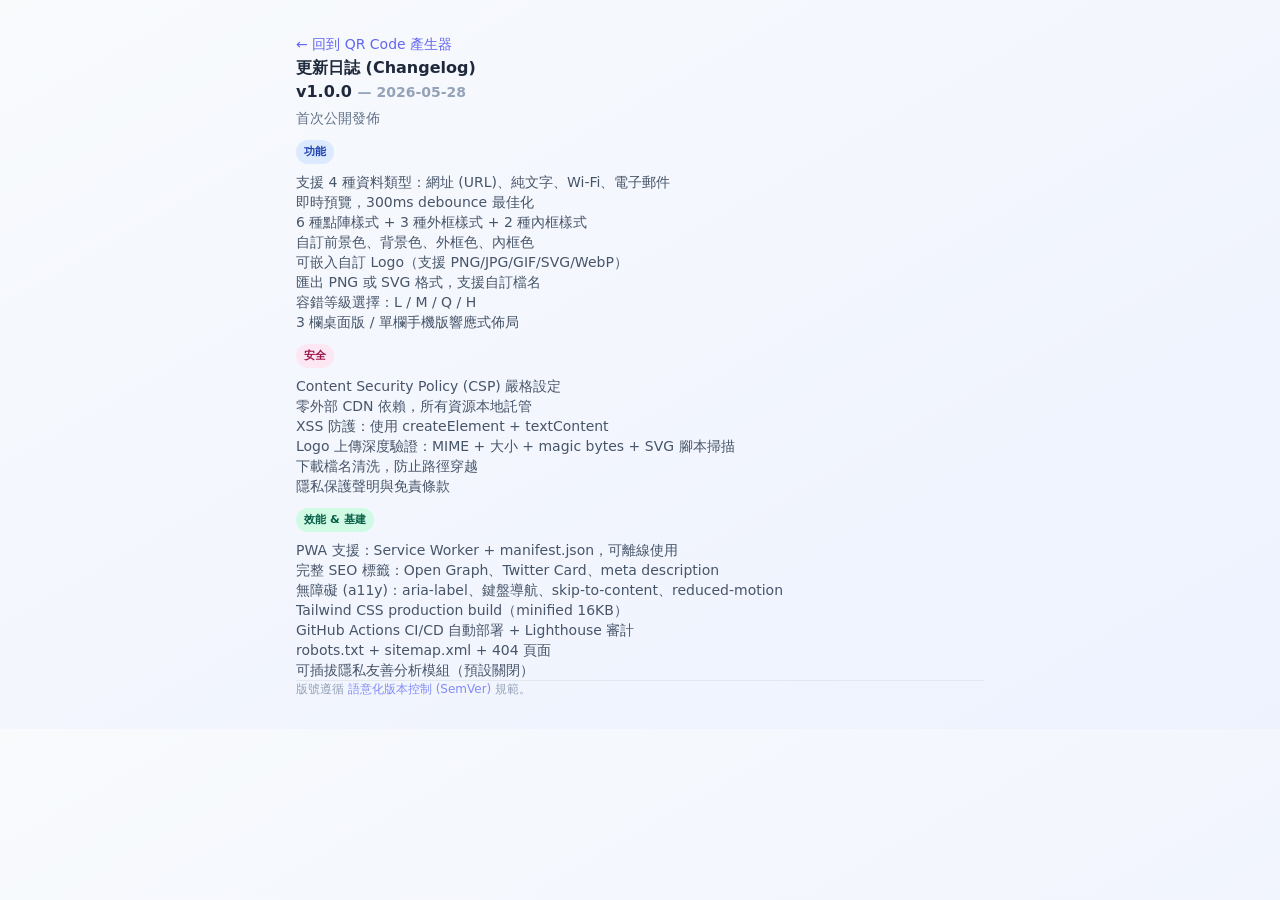
<file: CHANGELOG.html>
<!DOCTYPE html>
<html lang="zh-Hant">
<head>
  <meta charset="UTF-8" />
  <meta name="viewport" content="width=device-width, initial-scale=1.0" />
  <title>更新日誌 — 自訂 QR Code 產生器</title>
  <link rel="stylesheet" href="assets/css/style.css" />
  <style>
    body { max-width: 720px; margin: 0 auto; padding: 2rem 1rem; }
    .tag { display: inline-block; font-size: 0.7rem; padding: 2px 8px; border-radius: 9999px; font-weight: 600; }
    .tag-feat { background: #dbeafe; color: #1e40af; }
    .tag-fix  { background: #fef3c7; color: #92400e; }
    .tag-sec  { background: #fce7f3; color: #9d174d; }
    .tag-perf { background: #d1fae5; color: #065f46; }
  </style>
</head>
<body class="bg-gradient-to-br from-slate-50 to-indigo-50 text-slate-700">
  <a href="./" class="text-indigo-500 text-sm hover:underline">&larr; 回到 QR Code 產生器</a>

  <h1 class="text-2xl font-bold text-slate-800 mt-4 mb-6">更新日誌 (Changelog)</h1>

  <article class="mb-8">
    <h2 class="text-lg font-bold text-slate-800 mb-1">v1.0.0 <span class="text-sm font-normal text-slate-400">— 2026-05-28</span></h2>
    <p class="text-sm text-slate-500 mb-3">首次公開發佈</p>

    <h3 class="text-sm font-semibold text-slate-700 mt-3 mb-2"><span class="tag tag-feat">功能</span></h3>
    <ul class="text-sm space-y-1 ml-4 list-disc list-outside text-slate-600">
      <li>支援 4 種資料類型：網址 (URL)、純文字、Wi-Fi、電子郵件</li>
      <li>即時預覽，300ms debounce 最佳化</li>
      <li>6 種點陣樣式 + 3 種外框樣式 + 2 種內框樣式</li>
      <li>自訂前景色、背景色、外框色、內框色</li>
      <li>可嵌入自訂 Logo（支援 PNG/JPG/GIF/SVG/WebP）</li>
      <li>匯出 PNG 或 SVG 格式，支援自訂檔名</li>
      <li>容錯等級選擇：L / M / Q / H</li>
      <li>3 欄桌面版 / 單欄手機版響應式佈局</li>
    </ul>

    <h3 class="text-sm font-semibold text-slate-700 mt-3 mb-2"><span class="tag tag-sec">安全</span></h3>
    <ul class="text-sm space-y-1 ml-4 list-disc list-outside text-slate-600">
      <li>Content Security Policy (CSP) 嚴格設定</li>
      <li>零外部 CDN 依賴，所有資源本地託管</li>
      <li>XSS 防護：使用 createElement + textContent</li>
      <li>Logo 上傳深度驗證：MIME + 大小 + magic bytes + SVG 腳本掃描</li>
      <li>下載檔名清洗，防止路徑穿越</li>
      <li>隱私保護聲明與免責條款</li>
    </ul>

    <h3 class="text-sm font-semibold text-slate-700 mt-3 mb-2"><span class="tag tag-perf">效能 &amp; 基建</span></h3>
    <ul class="text-sm space-y-1 ml-4 list-disc list-outside text-slate-600">
      <li>PWA 支援：Service Worker + manifest.json，可離線使用</li>
      <li>完整 SEO 標籤：Open Graph、Twitter Card、meta description</li>
      <li>無障礙 (a11y)：aria-label、鍵盤導航、skip-to-content、reduced-motion</li>
      <li>Tailwind CSS production build（minified 16KB）</li>
      <li>GitHub Actions CI/CD 自動部署 + Lighthouse 審計</li>
      <li>robots.txt + sitemap.xml + 404 頁面</li>
      <li>可插拔隱私友善分析模組（預設關閉）</li>
    </ul>
  </article>

  <hr class="border-slate-200 my-6" />
  <p class="text-xs text-slate-400">版號遵循 <a href="https://semver.org/lang/zh-TW/" class="text-indigo-400 hover:underline" target="_blank" rel="noopener noreferrer">語意化版本控制 (SemVer)</a> 規範。</p>
</body>
</html>
</file>
<file: assets/css/style.css>
*,:after,:before{--tw-border-spacing-x:0;--tw-border-spacing-y:0;--tw-translate-x:0;--tw-translate-y:0;--tw-rotate:0;--tw-skew-x:0;--tw-skew-y:0;--tw-scale-x:1;--tw-scale-y:1;--tw-pan-x: ;--tw-pan-y: ;--tw-pinch-zoom: ;--tw-scroll-snap-strictness:proximity;--tw-gradient-from-position: ;--tw-gradient-via-position: ;--tw-gradient-to-position: ;--tw-ordinal: ;--tw-slashed-zero: ;--tw-numeric-figure: ;--tw-numeric-spacing: ;--tw-numeric-fraction: ;--tw-ring-inset: ;--tw-ring-offset-width:0px;--tw-ring-offset-color:#fff;--tw-ring-color:rgba(59,130,246,.5);--tw-ring-offset-shadow:0 0 #0000;--tw-ring-shadow:0 0 #0000;--tw-shadow:0 0 #0000;--tw-shadow-colored:0 0 #0000;--tw-blur: ;--tw-brightness: ;--tw-contrast: ;--tw-grayscale: ;--tw-hue-rotate: ;--tw-invert: ;--tw-saturate: ;--tw-sepia: ;--tw-drop-shadow: ;--tw-backdrop-blur: ;--tw-backdrop-brightness: ;--tw-backdrop-contrast: ;--tw-backdrop-grayscale: ;--tw-backdrop-hue-rotate: ;--tw-backdrop-invert: ;--tw-backdrop-opacity: ;--tw-backdrop-saturate: ;--tw-backdrop-sepia: ;--tw-contain-size: ;--tw-contain-layout: ;--tw-contain-paint: ;--tw-contain-style: }::backdrop{--tw-border-spacing-x:0;--tw-border-spacing-y:0;--tw-translate-x:0;--tw-translate-y:0;--tw-rotate:0;--tw-skew-x:0;--tw-skew-y:0;--tw-scale-x:1;--tw-scale-y:1;--tw-pan-x: ;--tw-pan-y: ;--tw-pinch-zoom: ;--tw-scroll-snap-strictness:proximity;--tw-gradient-from-position: ;--tw-gradient-via-position: ;--tw-gradient-to-position: ;--tw-ordinal: ;--tw-slashed-zero: ;--tw-numeric-figure: ;--tw-numeric-spacing: ;--tw-numeric-fraction: ;--tw-ring-inset: ;--tw-ring-offset-width:0px;--tw-ring-offset-color:#fff;--tw-ring-color:rgba(59,130,246,.5);--tw-ring-offset-shadow:0 0 #0000;--tw-ring-shadow:0 0 #0000;--tw-shadow:0 0 #0000;--tw-shadow-colored:0 0 #0000;--tw-blur: ;--tw-brightness: ;--tw-contrast: ;--tw-grayscale: ;--tw-hue-rotate: ;--tw-invert: ;--tw-saturate: ;--tw-sepia: ;--tw-drop-shadow: ;--tw-backdrop-blur: ;--tw-backdrop-brightness: ;--tw-backdrop-contrast: ;--tw-backdrop-grayscale: ;--tw-backdrop-hue-rotate: ;--tw-backdrop-invert: ;--tw-backdrop-opacity: ;--tw-backdrop-saturate: ;--tw-backdrop-sepia: ;--tw-contain-size: ;--tw-contain-layout: ;--tw-contain-paint: ;--tw-contain-style: }/*! tailwindcss v3.4.19 | MIT License | https://tailwindcss.com*/*,:after,:before{box-sizing:border-box;border:0 solid #e5e7eb}:after,:before{--tw-content:""}:host,html{line-height:1.5;-webkit-text-size-adjust:100%;-moz-tab-size:4;-o-tab-size:4;tab-size:4;font-family:ui-sans-serif,system-ui,sans-serif,Apple Color Emoji,Segoe UI Emoji,Segoe UI Symbol,Noto Color Emoji;font-feature-settings:normal;font-variation-settings:normal;-webkit-tap-highlight-color:transparent}body{margin:0;line-height:inherit}hr{height:0;color:inherit;border-top-width:1px}abbr:where([title]){-webkit-text-decoration:underline dotted;text-decoration:underline dotted}h1,h2,h3,h4,h5,h6{font-size:inherit;font-weight:inherit}a{color:inherit;text-decoration:inherit}b,strong{font-weight:bolder}code,kbd,pre,samp{font-family:ui-monospace,SFMono-Regular,Menlo,Monaco,Consolas,Liberation Mono,Courier New,monospace;font-feature-settings:normal;font-variation-settings:normal;font-size:1em}small{font-size:80%}sub,sup{font-size:75%;line-height:0;position:relative;vertical-align:baseline}sub{bottom:-.25em}sup{top:-.5em}table{text-indent:0;border-color:inherit;border-collapse:collapse}button,input,optgroup,select,textarea{font-family:inherit;font-feature-settings:inherit;font-variation-settings:inherit;font-size:100%;font-weight:inherit;line-height:inherit;letter-spacing:inherit;color:inherit;margin:0;padding:0}button,select{text-transform:none}button,input:where([type=button]),input:where([type=reset]),input:where([type=submit]){-webkit-appearance:button;background-color:transparent;background-image:none}:-moz-focusring{outline:auto}:-moz-ui-invalid{box-shadow:none}progress{vertical-align:baseline}::-webkit-inner-spin-button,::-webkit-outer-spin-button{height:auto}[type=search]{-webkit-appearance:textfield;outline-offset:-2px}::-webkit-search-decoration{-webkit-appearance:none}::-webkit-file-upload-button{-webkit-appearance:button;font:inherit}summary{display:list-item}blockquote,dd,dl,figure,h1,h2,h3,h4,h5,h6,hr,p,pre{margin:0}fieldset{margin:0}fieldset,legend{padding:0}menu,ol,ul{list-style:none;margin:0;padding:0}dialog{padding:0}textarea{resize:vertical}input::-moz-placeholder,textarea::-moz-placeholder{opacity:1;color:#9ca3af}input::placeholder,textarea::placeholder{opacity:1;color:#9ca3af}[role=button],button{cursor:pointer}:disabled{cursor:default}audio,canvas,embed,iframe,img,object,svg,video{display:block;vertical-align:middle}img,video{max-width:100%;height:auto}[hidden]:where(:not([hidden=until-found])){display:none}.container{width:100%}@media (min-width:640px){.container{max-width:640px}}@media (min-width:768px){.container{max-width:768px}}@media (min-width:1024px){.container{max-width:1024px}}@media (min-width:1280px){.container{max-width:1280px}}@media (min-width:1536px){.container{max-width:1536px}}.absolute{position:absolute}.relative{position:relative}.sticky{position:sticky}.right-2{right:.5rem}.top-0{top:0}.top-1\/2{top:50%}.z-50{z-index:50}.mx-auto{margin-left:auto;margin-right:auto}.mb-1{margin-bottom:.25rem}.mb-2{margin-bottom:.5rem}.mb-4{margin-bottom:1rem}.mt-0\.5{margin-top:.125rem}.mt-1{margin-top:.25rem}.mt-2{margin-top:.5rem}.mt-3{margin-top:.75rem}.block{display:block}.flex{display:flex}.grid{display:grid}.hidden{display:none}.aspect-square{aspect-ratio:1/1}.h-10{height:2.5rem}.h-16{height:4rem}.h-4{height:1rem}.h-5{height:1.25rem}.h-6{height:1.5rem}.h-8{height:2rem}.h-fit{height:-moz-fit-content;height:fit-content}.min-h-screen{min-height:100vh}.w-10{width:2.5rem}.w-16{width:4rem}.w-4{width:1rem}.w-5{width:1.25rem}.w-6{width:1.5rem}.w-8{width:2rem}.w-full{width:100%}.max-w-7xl{max-width:80rem}.max-w-md{max-width:28rem}.flex-shrink-0{flex-shrink:0}.-translate-y-1\/2{--tw-translate-y:-50%}.-translate-y-1\/2,.transform{transform:translate(var(--tw-translate-x),var(--tw-translate-y)) rotate(var(--tw-rotate)) skewX(var(--tw-skew-x)) skewY(var(--tw-skew-y)) scaleX(var(--tw-scale-x)) scaleY(var(--tw-scale-y))}.cursor-pointer{cursor:pointer}.resize-none{resize:none}.grid-cols-1{grid-template-columns:repeat(1,minmax(0,1fr))}.grid-cols-2{grid-template-columns:repeat(2,minmax(0,1fr))}.grid-cols-4{grid-template-columns:repeat(4,minmax(0,1fr))}.flex-col{flex-direction:column}.items-start{align-items:flex-start}.items-center{align-items:center}.justify-center{justify-content:center}.justify-between{justify-content:space-between}.gap-2{gap:.5rem}.gap-3{gap:.75rem}.gap-4{gap:1rem}.gap-5{gap:1.25rem}.gap-6{gap:1.5rem}.space-y-2>:not([hidden])~:not([hidden]){--tw-space-y-reverse:0;margin-top:calc(.5rem*(1 - var(--tw-space-y-reverse)));margin-bottom:calc(.5rem*var(--tw-space-y-reverse))}.space-y-3>:not([hidden])~:not([hidden]){--tw-space-y-reverse:0;margin-top:calc(.75rem*(1 - var(--tw-space-y-reverse)));margin-bottom:calc(.75rem*var(--tw-space-y-reverse))}.space-y-4>:not([hidden])~:not([hidden]){--tw-space-y-reverse:0;margin-top:calc(1rem*(1 - var(--tw-space-y-reverse)));margin-bottom:calc(1rem*var(--tw-space-y-reverse))}.space-y-5>:not([hidden])~:not([hidden]){--tw-space-y-reverse:0;margin-top:calc(1.25rem*(1 - var(--tw-space-y-reverse)));margin-bottom:calc(1.25rem*var(--tw-space-y-reverse))}.space-y-6>:not([hidden])~:not([hidden]){--tw-space-y-reverse:0;margin-top:calc(1.5rem*(1 - var(--tw-space-y-reverse)));margin-bottom:calc(1.5rem*var(--tw-space-y-reverse))}.overflow-hidden{overflow:hidden}.overflow-y-auto{overflow-y:auto}.rounded{border-radius:.25rem}.rounded-2xl{border-radius:1rem}.rounded-lg{border-radius:.5rem}.rounded-xl{border-radius:.75rem}.border{border-width:1px}.border-2{border-width:2px}.border-b{border-bottom-width:1px}.border-dashed{border-style:dashed}.border-emerald-200{--tw-border-opacity:1;border-color:rgb(167 243 208/var(--tw-border-opacity,1))}.border-indigo-400{--tw-border-opacity:1;border-color:rgb(129 140 248/var(--tw-border-opacity,1))}.border-red-200{--tw-border-opacity:1;border-color:rgb(254 202 202/var(--tw-border-opacity,1))}.border-slate-100{--tw-border-opacity:1;border-color:rgb(241 245 249/var(--tw-border-opacity,1))}.border-slate-200{--tw-border-opacity:1;border-color:rgb(226 232 240/var(--tw-border-opacity,1))}.border-slate-300{--tw-border-opacity:1;border-color:rgb(203 213 225/var(--tw-border-opacity,1))}.bg-emerald-50\/60{background-color:rgba(236,253,245,.6)}.bg-indigo-50\/50{background-color:rgba(238,242,255,.5)}.bg-red-50{--tw-bg-opacity:1;background-color:rgb(254 242 242/var(--tw-bg-opacity,1))}.bg-slate-50{--tw-bg-opacity:1;background-color:rgb(248 250 252/var(--tw-bg-opacity,1))}.bg-white{--tw-bg-opacity:1;background-color:rgb(255 255 255/var(--tw-bg-opacity,1))}.bg-white\/80{background-color:hsla(0,0%,100%,.8)}.bg-gradient-to-br{background-image:linear-gradient(to bottom right,var(--tw-gradient-stops))}.bg-gradient-to-r{background-image:linear-gradient(to right,var(--tw-gradient-stops))}.from-indigo-500{--tw-gradient-from:#6366f1 var(--tw-gradient-from-position);--tw-gradient-to:rgba(99,102,241,0) var(--tw-gradient-to-position);--tw-gradient-stops:var(--tw-gradient-from),var(--tw-gradient-to)}.from-slate-50{--tw-gradient-from:#f8fafc var(--tw-gradient-from-position);--tw-gradient-to:rgba(248,250,252,0) var(--tw-gradient-to-position);--tw-gradient-stops:var(--tw-gradient-from),var(--tw-gradient-to)}.to-indigo-50{--tw-gradient-to:#eef2ff var(--tw-gradient-to-position)}.to-purple-600{--tw-gradient-to:#9333ea var(--tw-gradient-to-position)}.object-contain{-o-object-fit:contain;object-fit:contain}.p-3{padding:.75rem}.p-4{padding:1rem}.p-5{padding:1.25rem}.p-6{padding:1.5rem}.px-3{padding-left:.75rem;padding-right:.75rem}.px-4{padding-left:1rem;padding-right:1rem}.py-1\.5{padding-top:.375rem;padding-bottom:.375rem}.py-2{padding-top:.5rem;padding-bottom:.5rem}.py-2\.5{padding-top:.625rem;padding-bottom:.625rem}.py-3{padding-top:.75rem;padding-bottom:.75rem}.py-4{padding-top:1rem;padding-bottom:1rem}.py-6{padding-top:1.5rem;padding-bottom:1.5rem}.pr-10{padding-right:2.5rem}.text-center{text-align:center}.text-right{text-align:right}.font-mono{font-family:ui-monospace,SFMono-Regular,Menlo,Monaco,Consolas,Liberation Mono,Courier New,monospace}.text-\[0\.65rem\]{font-size:.65rem}.text-\[0\.6rem\]{font-size:.6rem}.text-sm{font-size:.875rem;line-height:1.25rem}.text-xl{font-size:1.25rem;line-height:1.75rem}.text-xs{font-size:.75rem;line-height:1rem}.font-bold{font-weight:700}.font-semibold{font-weight:600}.text-emerald-500{--tw-text-opacity:1;color:rgb(16 185 129/var(--tw-text-opacity,1))}.text-emerald-800{--tw-text-opacity:1;color:rgb(6 95 70/var(--tw-text-opacity,1))}.text-indigo-400{--tw-text-opacity:1;color:rgb(129 140 248/var(--tw-text-opacity,1))}.text-indigo-500{--tw-text-opacity:1;color:rgb(99 102 241/var(--tw-text-opacity,1))}.text-red-500{--tw-text-opacity:1;color:rgb(239 68 68/var(--tw-text-opacity,1))}.text-red-600{--tw-text-opacity:1;color:rgb(220 38 38/var(--tw-text-opacity,1))}.text-slate-400{--tw-text-opacity:1;color:rgb(148 163 184/var(--tw-text-opacity,1))}.text-slate-500{--tw-text-opacity:1;color:rgb(100 116 139/var(--tw-text-opacity,1))}.text-slate-600{--tw-text-opacity:1;color:rgb(71 85 105/var(--tw-text-opacity,1))}.text-slate-700{--tw-text-opacity:1;color:rgb(51 65 85/var(--tw-text-opacity,1))}.text-slate-800{--tw-text-opacity:1;color:rgb(30 41 59/var(--tw-text-opacity,1))}.text-white{--tw-text-opacity:1;color:rgb(255 255 255/var(--tw-text-opacity,1))}.shadow-lg{--tw-shadow:0 10px 15px -3px rgba(0,0,0,.1),0 4px 6px -4px rgba(0,0,0,.1);--tw-shadow-colored:0 10px 15px -3px var(--tw-shadow-color),0 4px 6px -4px var(--tw-shadow-color)}.shadow-lg,.shadow-sm{box-shadow:var(--tw-ring-offset-shadow,0 0 #0000),var(--tw-ring-shadow,0 0 #0000),var(--tw-shadow)}.shadow-sm{--tw-shadow:0 1px 2px 0 rgba(0,0,0,.05);--tw-shadow-colored:0 1px 2px 0 var(--tw-shadow-color)}.shadow-indigo-200{--tw-shadow-color:#c7d2fe;--tw-shadow:var(--tw-shadow-colored)}.outline-none{outline:2px solid transparent;outline-offset:2px}.outline{outline-style:solid}.backdrop-blur-md{--tw-backdrop-blur:blur(12px);-webkit-backdrop-filter:var(--tw-backdrop-blur) var(--tw-backdrop-brightness) var(--tw-backdrop-contrast) var(--tw-backdrop-grayscale) var(--tw-backdrop-hue-rotate) var(--tw-backdrop-invert) var(--tw-backdrop-opacity) var(--tw-backdrop-saturate) var(--tw-backdrop-sepia);backdrop-filter:var(--tw-backdrop-blur) var(--tw-backdrop-brightness) var(--tw-backdrop-contrast) var(--tw-backdrop-grayscale) var(--tw-backdrop-hue-rotate) var(--tw-backdrop-invert) var(--tw-backdrop-opacity) var(--tw-backdrop-saturate) var(--tw-backdrop-sepia)}.transition{transition-property:color,background-color,border-color,text-decoration-color,fill,stroke,opacity,box-shadow,transform,filter,-webkit-backdrop-filter;transition-property:color,background-color,border-color,text-decoration-color,fill,stroke,opacity,box-shadow,transform,filter,backdrop-filter;transition-property:color,background-color,border-color,text-decoration-color,fill,stroke,opacity,box-shadow,transform,filter,backdrop-filter,-webkit-backdrop-filter;transition-timing-function:cubic-bezier(.4,0,.2,1);transition-duration:.15s}.transition-all{transition-property:all;transition-timing-function:cubic-bezier(.4,0,.2,1);transition-duration:.15s}.transition-colors{transition-property:color,background-color,border-color,text-decoration-color,fill,stroke;transition-timing-function:cubic-bezier(.4,0,.2,1);transition-duration:.15s}.hover\:border-indigo-400:hover{--tw-border-opacity:1;border-color:rgb(129 140 248/var(--tw-border-opacity,1))}.hover\:bg-indigo-50\/30:hover{background-color:rgba(238,242,255,.3)}.hover\:from-indigo-600:hover{--tw-gradient-from:#4f46e5 var(--tw-gradient-from-position);--tw-gradient-to:rgba(79,70,229,0) var(--tw-gradient-to-position);--tw-gradient-stops:var(--tw-gradient-from),var(--tw-gradient-to)}.hover\:to-purple-700:hover{--tw-gradient-to:#7e22ce var(--tw-gradient-to-position)}.hover\:text-indigo-600:hover{--tw-text-opacity:1;color:rgb(79 70 229/var(--tw-text-opacity,1))}.hover\:text-red-700:hover{--tw-text-opacity:1;color:rgb(185 28 28/var(--tw-text-opacity,1))}.hover\:text-slate-600:hover{--tw-text-opacity:1;color:rgb(71 85 105/var(--tw-text-opacity,1))}.hover\:underline:hover{text-decoration-line:underline}.focus\:border-indigo-400:focus{--tw-border-opacity:1;border-color:rgb(129 140 248/var(--tw-border-opacity,1))}.focus\:ring-2:focus{--tw-ring-offset-shadow:var(--tw-ring-inset) 0 0 0 var(--tw-ring-offset-width) var(--tw-ring-offset-color);--tw-ring-shadow:var(--tw-ring-inset) 0 0 0 calc(2px + var(--tw-ring-offset-width)) var(--tw-ring-color);box-shadow:var(--tw-ring-offset-shadow),var(--tw-ring-shadow),var(--tw-shadow,0 0 #0000)}.focus\:ring-indigo-400:focus{--tw-ring-opacity:1;--tw-ring-color:rgb(129 140 248/var(--tw-ring-opacity,1))}.active\:scale-95:active{--tw-scale-x:.95;--tw-scale-y:.95;transform:translate(var(--tw-translate-x),var(--tw-translate-y)) rotate(var(--tw-rotate)) skewX(var(--tw-skew-x)) skewY(var(--tw-skew-y)) scaleX(var(--tw-scale-x)) scaleY(var(--tw-scale-y))}.disabled\:cursor-not-allowed:disabled{cursor:not-allowed}.disabled\:opacity-40:disabled{opacity:.4}.disabled\:active\:scale-100:active:disabled{--tw-scale-x:1;--tw-scale-y:1;transform:translate(var(--tw-translate-x),var(--tw-translate-y)) rotate(var(--tw-rotate)) skewX(var(--tw-skew-x)) skewY(var(--tw-skew-y)) scaleX(var(--tw-scale-x)) scaleY(var(--tw-scale-y))}@media (min-width:1024px){.lg\:sticky{position:sticky}.lg\:top-24{top:6rem}.lg\:max-h-\[calc\(100vh-7rem\)\]{max-height:calc(100vh - 7rem)}.lg\:grid-cols-\[300px_1fr_320px\]{grid-template-columns:300px 1fr 320px}}
</file>
